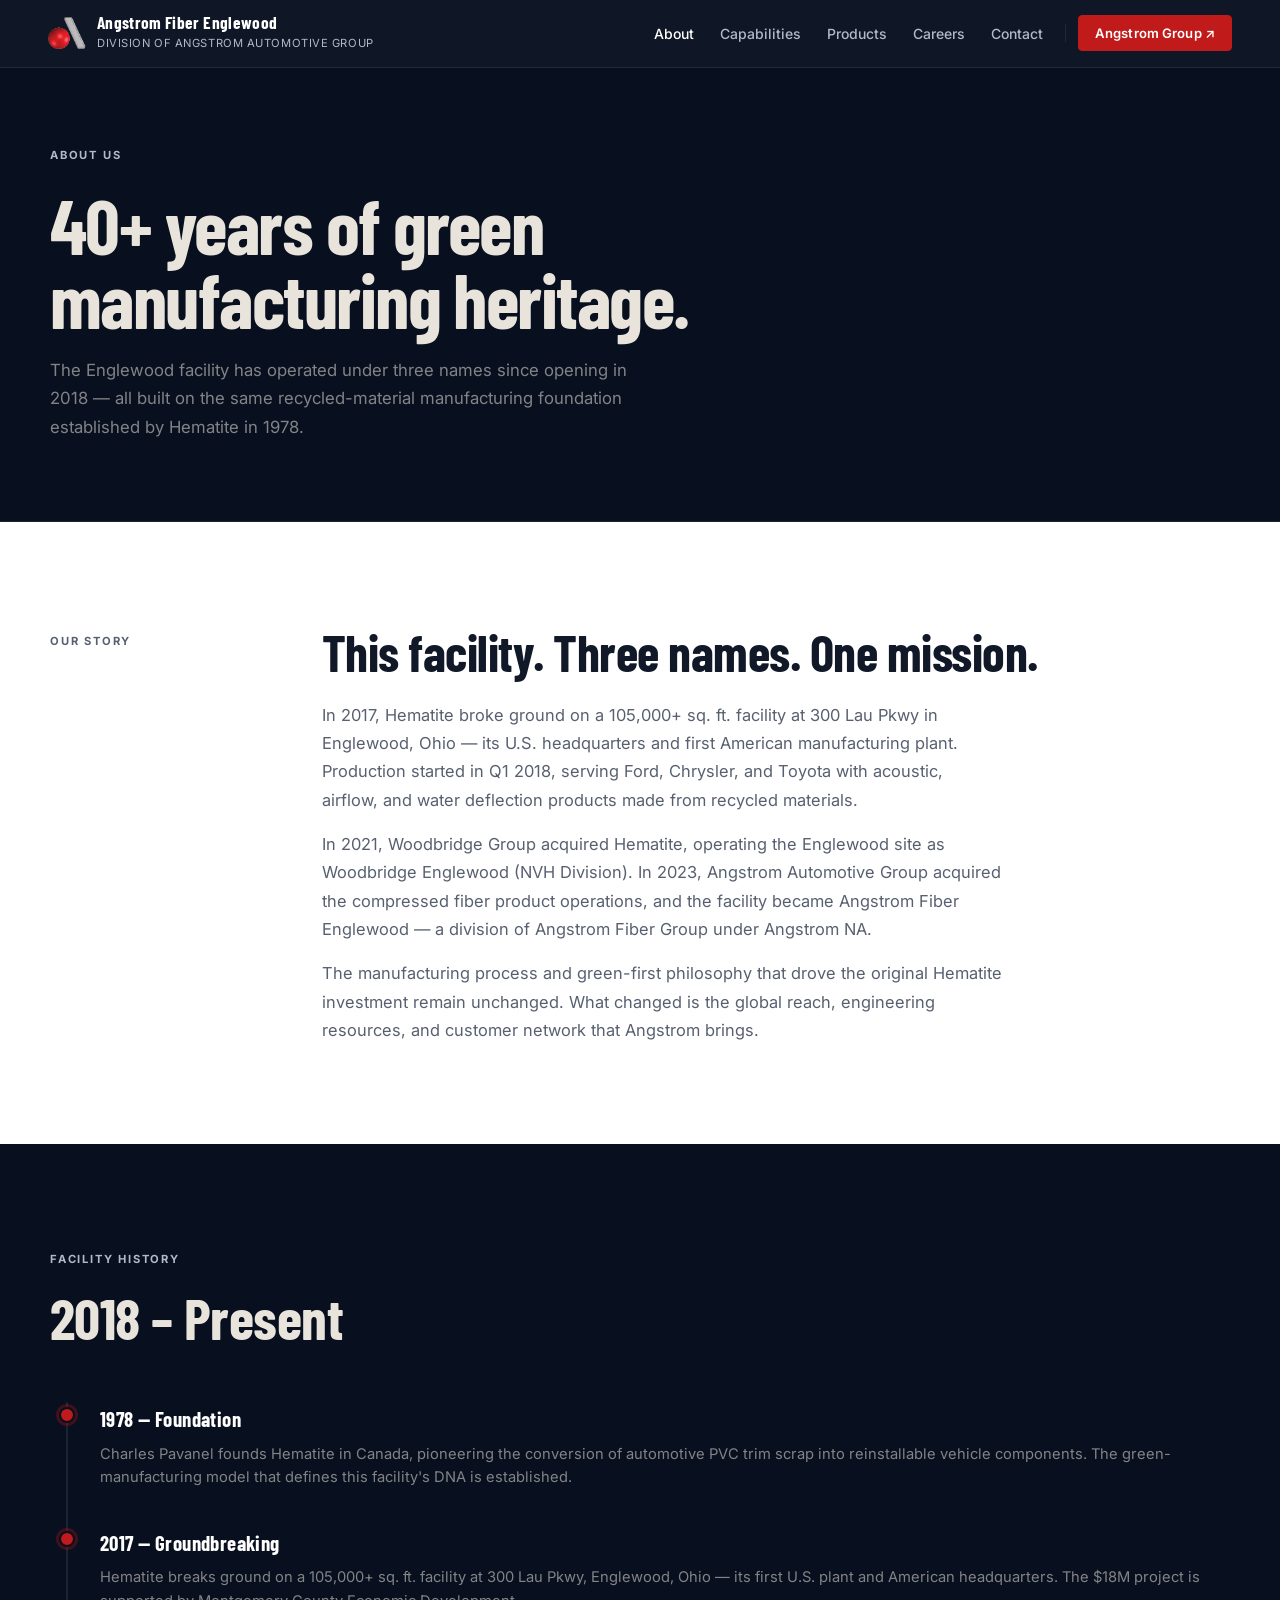
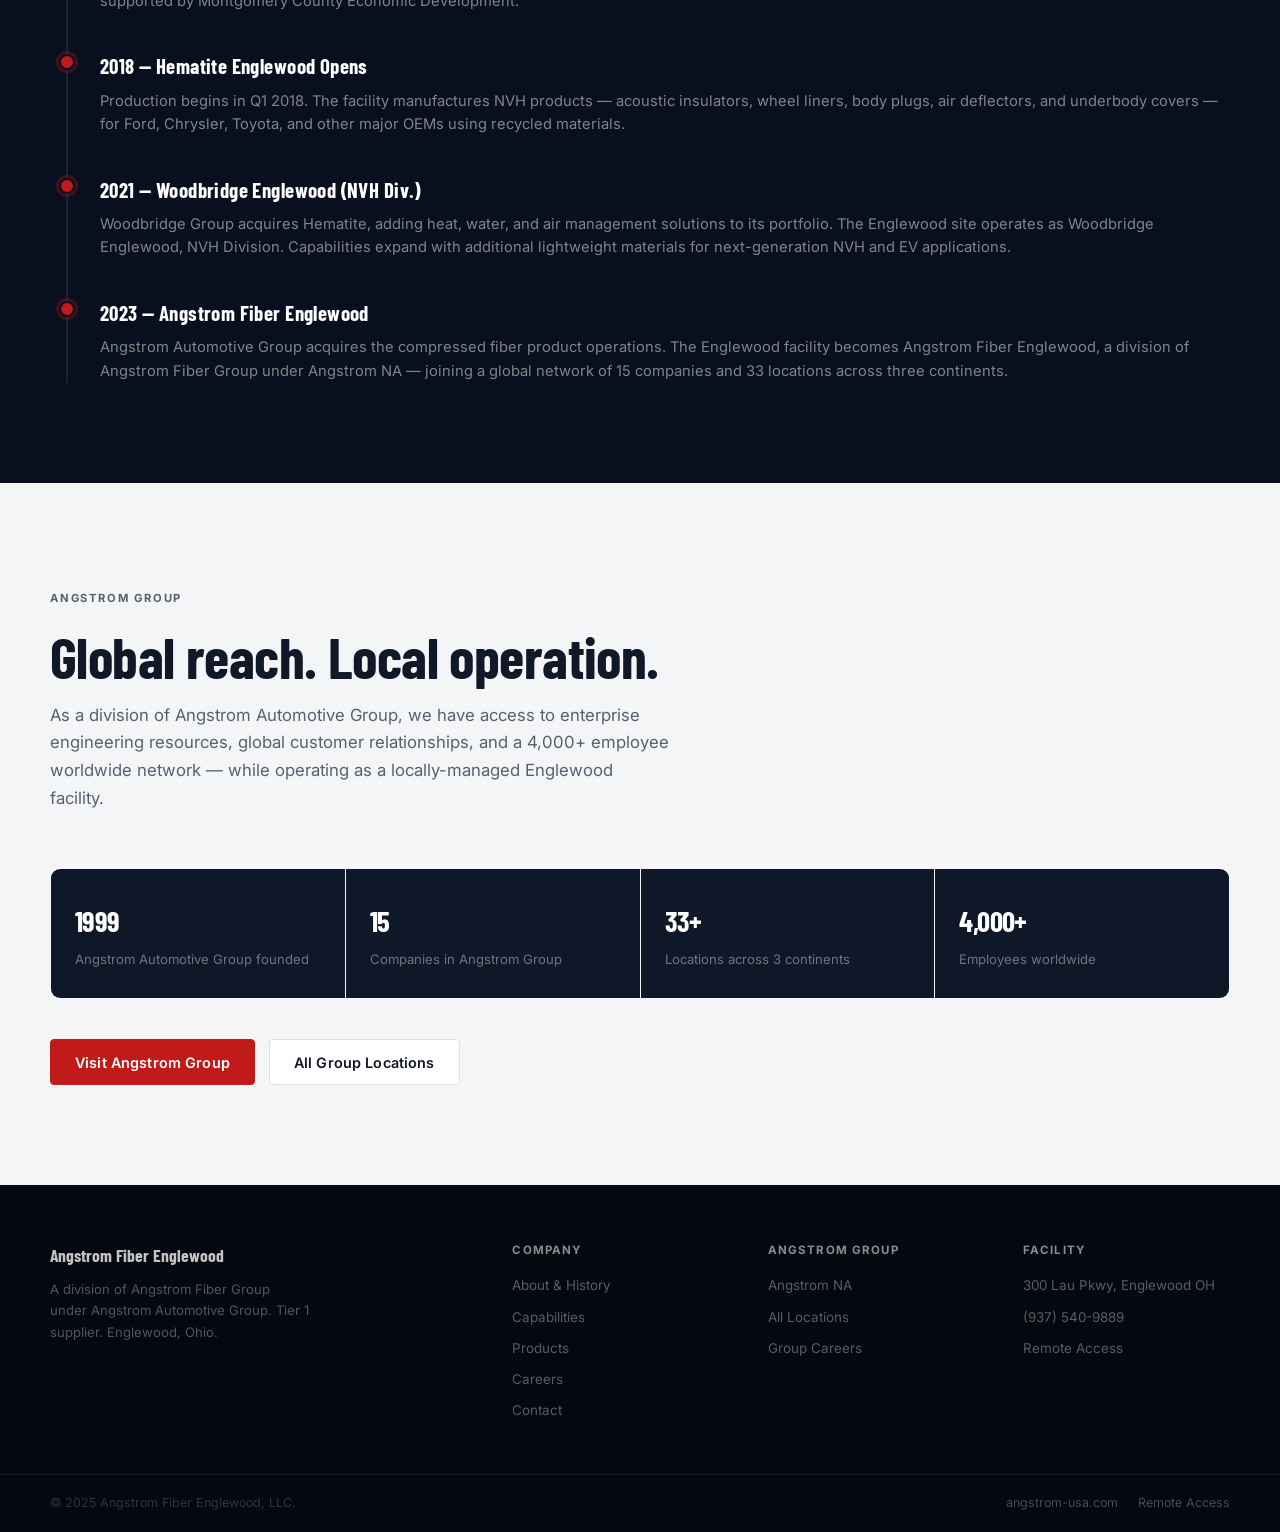
<file: about/index.html>
<!doctype html>
<html lang="en">
<head>
  <meta charset="utf-8"><meta name="viewport" content="width=device-width, initial-scale=1">
  <title>About | Angstrom Fiber Englewood</title>
  <meta name="description" content="The history of our Englewood, Ohio facility — from Hematite (2018) to Woodbridge Englewood NVH Division (2021) to Angstrom Fiber Group (2023).">
  <link rel="icon" href="/favicon.ico" sizes="any">
  <link rel="icon" href="/assets/icons/favicon-32.png" type="image/png">
  <link rel="apple-touch-icon" href="/assets/icons/favicon-180.png">
  <link rel="preconnect" href="https://fonts.googleapis.com">
  <link rel="preconnect" href="https://fonts.gstatic.com" crossorigin>
  <link href="https://fonts.googleapis.com/css2?family=Barlow+Condensed:wght@500;700&family=Inter:wght@400;500;600&display=swap" rel="stylesheet">
  <link rel="stylesheet" href="/assets/css/styles.css">
  <script defer src="/assets/js/main.js"></script>
</head>
<body data-page="about">
  <header class="site-header">
    <a class="brand" href="/"><img class="logo-img" src="/assets/img/angstrom-logo.png" alt="Angstrom logo"><span class="brand-text"><strong>Angstrom Fiber Englewood</strong><small>Division of Angstrom Automotive Group</small></span></a>
    <button class="nav-toggle" type="button" data-nav-toggle aria-label="Open navigation" aria-expanded="false"><span></span><span></span><span></span></button>
    <nav class="site-nav" data-nav>
      <a href="/about/" class="active">About</a><a href="/capabilities/">Capabilities</a><a href="/products/">Products</a><a href="/careers/">Careers</a><a href="/contact/">Contact</a>
      <span class="nav-divider"></span><a class="button button-small" href="https://angstrom-usa.com" target="_blank" rel="noopener noreferrer">Angstrom Group ↗</a>
    </nav>
  </header>
  <main>
    <section class="page-hero">
      <div class="container">
        <span class="eyebrow eyebrow-steel">About Us</span>
        <h1>40+ years of green<br>manufacturing heritage.</h1>
        <p>The Englewood facility has operated under three names since opening in 2018 — all built on the same recycled-material manufacturing foundation established by Hematite in 1978.</p>
      </div>
    </section>

    <section class="section section-soft">
      <div class="container split">
        <div class="split-label"><span class="eyebrow eyebrow-muted">Our Story</span></div>
        <div class="split-body">
          <h2>This facility. Three names. One mission.</h2>
          <p>In 2017, Hematite broke ground on a 105,000+ sq. ft. facility at 300 Lau Pkwy in Englewood, Ohio — its U.S. headquarters and first American manufacturing plant. Production started in Q1 2018, serving Ford, Chrysler, and Toyota with acoustic, airflow, and water deflection products made from recycled materials.</p>
          <p>In 2021, Woodbridge Group acquired Hematite, operating the Englewood site as Woodbridge Englewood (NVH Division). In 2023, Angstrom Automotive Group acquired the compressed fiber product operations, and the facility became Angstrom Fiber Englewood — a division of Angstrom Fiber Group under Angstrom NA.</p>
          <p>The manufacturing process and green-first philosophy that drove the original Hematite investment remain unchanged. What changed is the global reach, engineering resources, and customer network that Angstrom brings.</p>
        </div>
      </div>
    </section>

    <section class="section section-dark">
      <div class="container">
        <div class="section-head light">
          <span class="eyebrow eyebrow-steel">Facility History</span>
          <h2>2018 – Present</h2>
        </div>
        <div class="timeline">
          <div class="timeline-item">
            <div class="timeline-dot"></div>
            <div class="timeline-year">1978 — Foundation</div>
            <p>Charles Pavanel founds Hematite in Canada, pioneering the conversion of automotive PVC trim scrap into reinstallable vehicle components. The green-manufacturing model that defines this facility's DNA is established.</p>
          </div>
          <div class="timeline-item">
            <div class="timeline-dot"></div>
            <div class="timeline-year">2017 — Groundbreaking</div>
            <p>Hematite breaks ground on a 105,000+ sq. ft. facility at 300 Lau Pkwy, Englewood, Ohio — its first U.S. plant and American headquarters. The $18M project is supported by Montgomery County Economic Development.</p>
          </div>
          <div class="timeline-item">
            <div class="timeline-dot"></div>
            <div class="timeline-year">2018 — Hematite Englewood Opens</div>
            <p>Production begins in Q1 2018. The facility manufactures NVH products — acoustic insulators, wheel liners, body plugs, air deflectors, and underbody covers — for Ford, Chrysler, Toyota, and other major OEMs using recycled materials.</p>
          </div>
          <div class="timeline-item">
            <div class="timeline-dot"></div>
            <div class="timeline-year">2021 — Woodbridge Englewood (NVH Div.)</div>
            <p>Woodbridge Group acquires Hematite, adding heat, water, and air management solutions to its portfolio. The Englewood site operates as Woodbridge Englewood, NVH Division. Capabilities expand with additional lightweight materials for next-generation NVH and EV applications.</p>
          </div>
          <div class="timeline-item">
            <div class="timeline-dot"></div>
            <div class="timeline-year">2023 — Angstrom Fiber Englewood</div>
            <p>Angstrom Automotive Group acquires the compressed fiber product operations. The Englewood facility becomes Angstrom Fiber Englewood, a division of Angstrom Fiber Group under Angstrom NA — joining a global network of 15 companies and 33 locations across three continents.</p>
          </div>
        </div>
      </div>
    </section>

    <section class="section">
      <div class="container">
        <div class="section-head">
          <span class="eyebrow eyebrow-muted">Angstrom Group</span>
          <h2>Global reach. Local operation.</h2>
          <p>As a division of Angstrom Automotive Group, we have access to enterprise engineering resources, global customer relationships, and a 4,000+ employee worldwide network — while operating as a locally-managed Englewood facility.</p>
        </div>
        <div class="highlight-band">
          <div class="highlight-item"><strong>1999</strong><span>Angstrom Automotive Group founded</span></div>
          <div class="highlight-item"><strong>15</strong><span>Companies in Angstrom Group</span></div>
          <div class="highlight-item"><strong>33+</strong><span>Locations across 3 continents</span></div>
          <div class="highlight-item"><strong>4,000+</strong><span>Employees worldwide</span></div>
        </div>
        <div style="margin-top:40px;display:flex;gap:14px;flex-wrap:wrap;">
          <a class="button" href="https://angstrom-usa.com" target="_blank" rel="noopener noreferrer">Visit Angstrom Group</a>
          <a class="button button-light" href="https://angstrom-usa.com/locations/" target="_blank" rel="noopener noreferrer">All Group Locations</a>
        </div>
      </div>
    </section>
  </main>

  <footer class="site-footer">
    <div class="footer-top"><div class="container footer-grid">
      <div class="footer-brand"><strong>Angstrom Fiber Englewood</strong><p>A division of Angstrom Fiber Group under Angstrom Automotive Group. Tier 1 supplier. Englewood, Ohio.</p></div>
      <div class="footer-col"><h4>Company</h4><a href="/about/">About & History</a><a href="/capabilities/">Capabilities</a><a href="/products/">Products</a><a href="/careers/">Careers</a><a href="/contact/">Contact</a></div>
      <div class="footer-col"><h4>Angstrom Group</h4><a href="https://angstrom-usa.com" target="_blank" rel="noopener noreferrer">Angstrom NA</a><a href="https://angstrom-usa.com/locations/" target="_blank" rel="noopener noreferrer">All Locations</a><a href="https://angstrom-usa.com/careers/" target="_blank" rel="noopener noreferrer">Group Careers</a></div>
      <div class="footer-col"><h4>Facility</h4><a href="https://maps.google.com/?q=300+Lau+Pkwy+Englewood+OH+45315" target="_blank" rel="noopener noreferrer">300 Lau Pkwy, Englewood OH</a><a href="tel:+19375409889">(937) 540-9889</a><a href="/vpn/">Remote Access</a></div>
    </div></div>
    <div class="container footer-bottom"><span>&copy; 2025 Angstrom Fiber Englewood, LLC.</span><div style="display:flex;gap:20px;"><a href="https://angstrom-usa.com" target="_blank" rel="noopener noreferrer">angstrom-usa.com</a><a href="/vpn/">Remote Access</a></div></div>
  </footer>
</body></html>
</file>
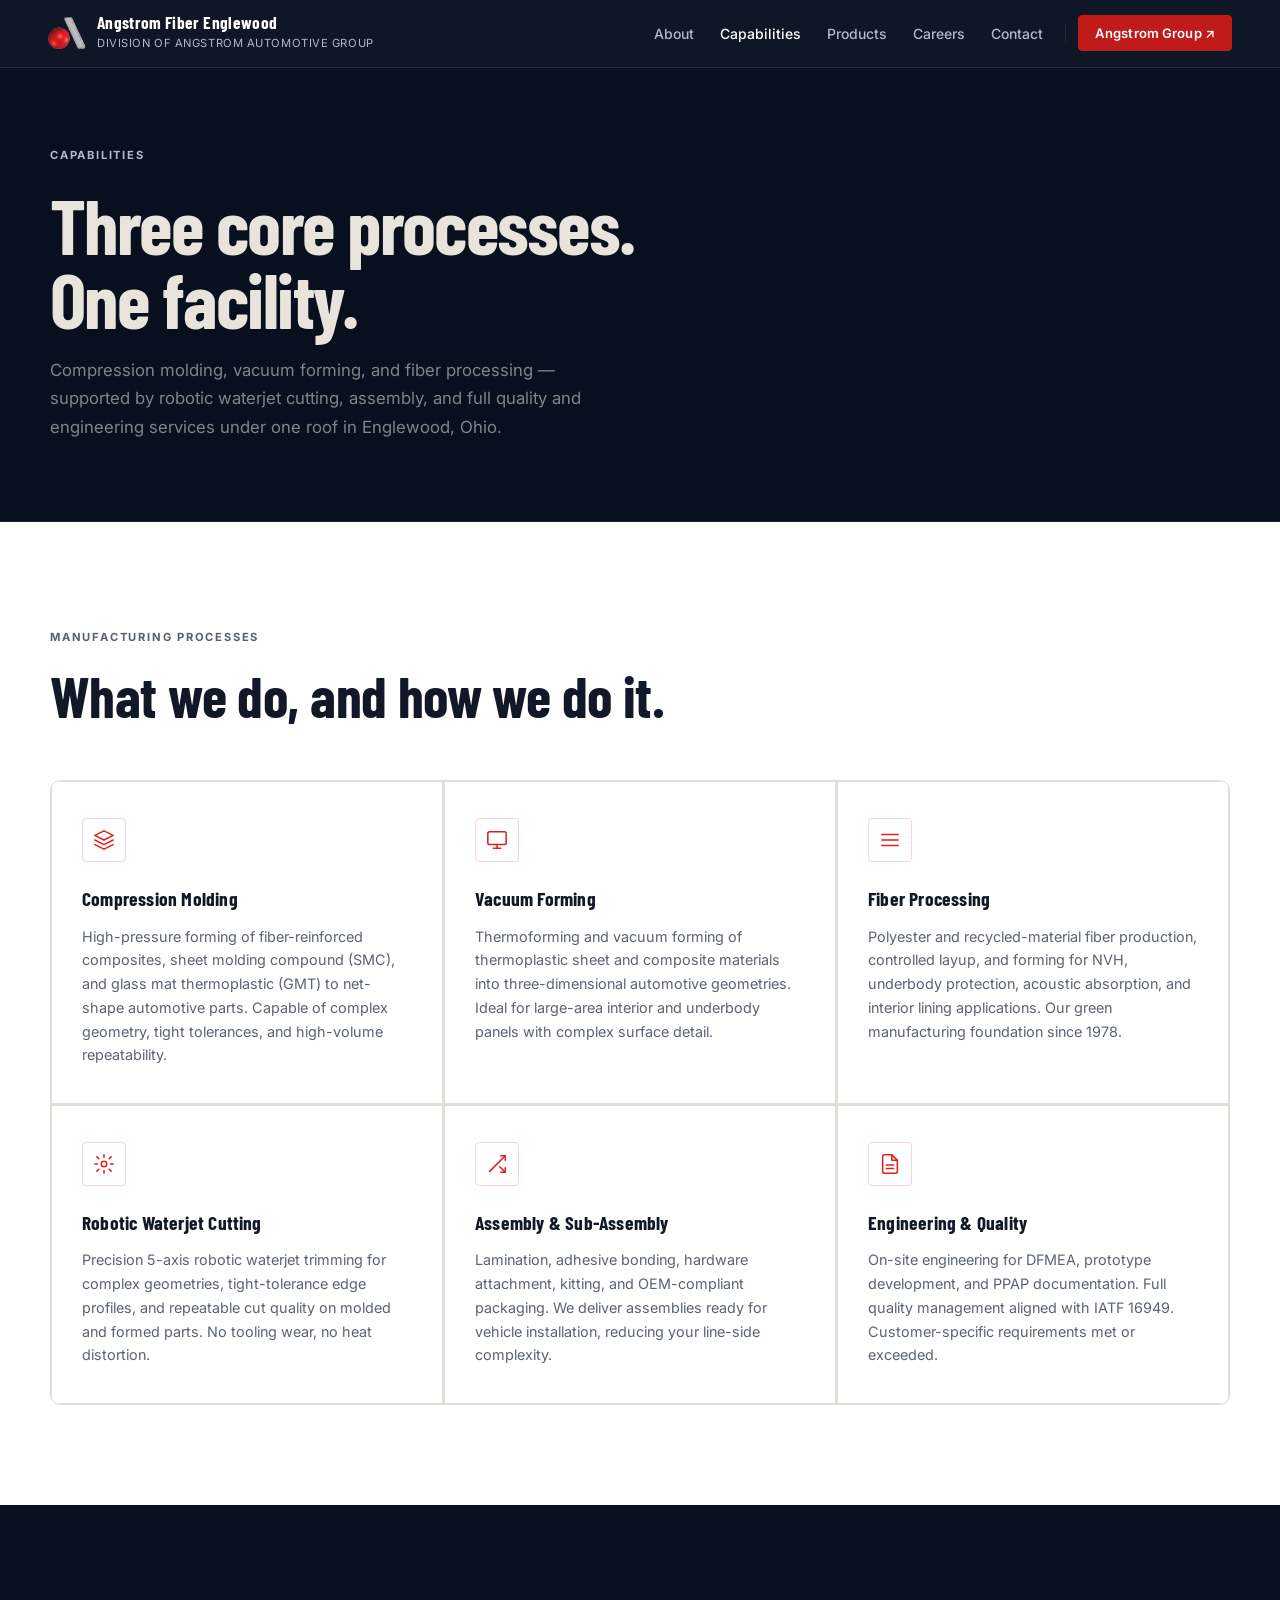
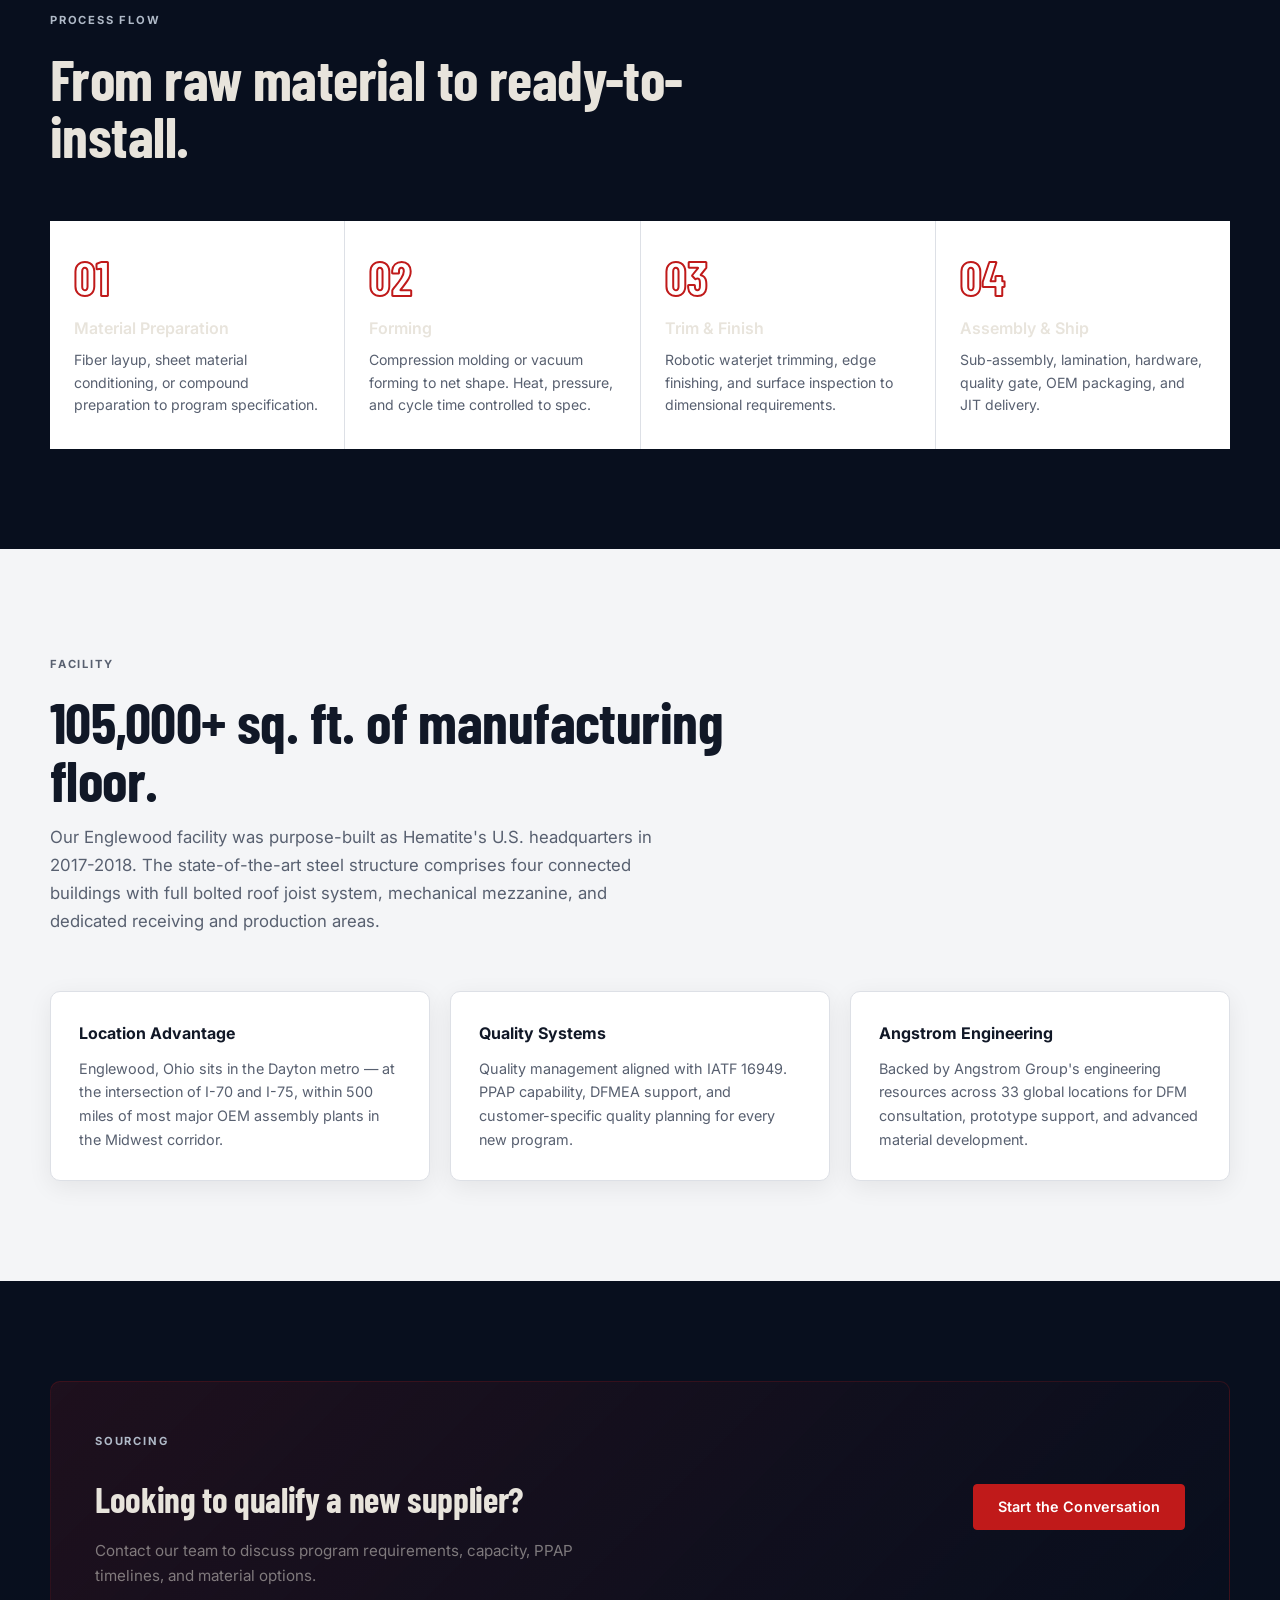
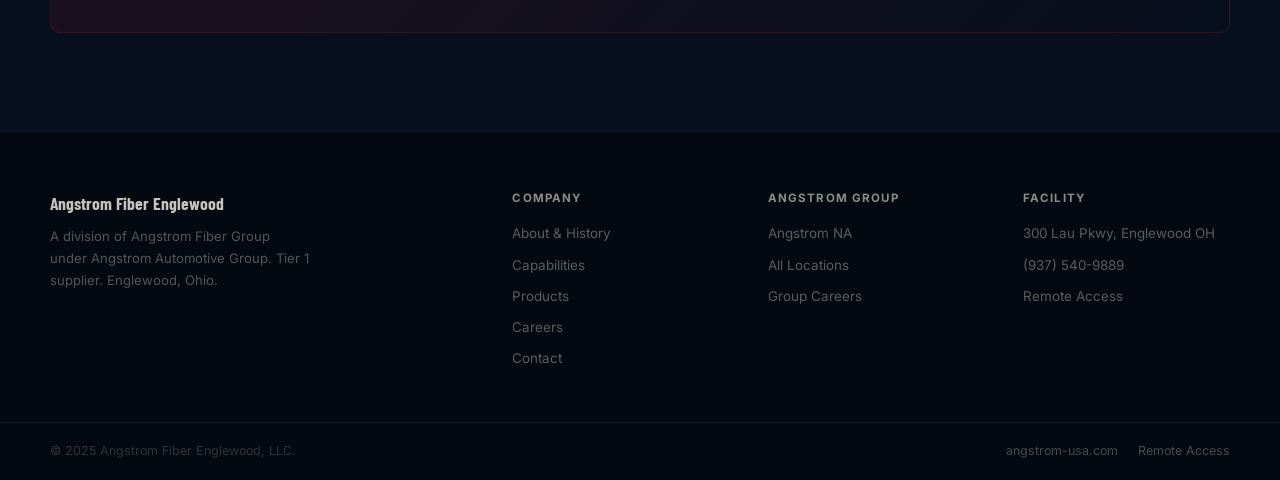
<file: capabilities/index.html>
<!doctype html>
<html lang="en">
<head>
  <meta charset="utf-8"><meta name="viewport" content="width=device-width, initial-scale=1">
  <title>Capabilities | Angstrom Fiber Englewood</title>
  <meta name="description" content="Compression molding, vacuum forming, fiber processing, robotic waterjet, assembly, and engineering. Full capability detail for our Englewood, Ohio Tier 1 facility.">
  <link rel="icon" href="/favicon.ico" sizes="any"><link rel="icon" href="/assets/icons/favicon-32.png" type="image/png"><link rel="apple-touch-icon" href="/assets/icons/favicon-180.png">
  <link rel="preconnect" href="https://fonts.googleapis.com"><link rel="preconnect" href="https://fonts.gstatic.com" crossorigin>
  <link href="https://fonts.googleapis.com/css2?family=Barlow+Condensed:wght@500;700&family=Inter:wght@400;500;600&display=swap" rel="stylesheet">
  <link rel="stylesheet" href="/assets/css/styles.css"><script defer src="/assets/js/main.js"></script>
</head>
<body data-page="capabilities">
  <header class="site-header">
    <a class="brand" href="/"><img class="logo-img" src="/assets/img/angstrom-logo.png" alt="Angstrom logo"><span class="brand-text"><strong>Angstrom Fiber Englewood</strong><small>Division of Angstrom Automotive Group</small></span></a>
    <button class="nav-toggle" type="button" data-nav-toggle aria-label="Open navigation" aria-expanded="false"><span></span><span></span><span></span></button>
    <nav class="site-nav" data-nav>
      <a href="/about/">About</a><a href="/capabilities/" class="active">Capabilities</a><a href="/products/">Products</a><a href="/careers/">Careers</a><a href="/contact/">Contact</a>
      <span class="nav-divider"></span><a class="button button-small" href="https://angstrom-usa.com" target="_blank" rel="noopener noreferrer">Angstrom Group ↗</a>
    </nav>
  </header>
<main>
  <section class="page-hero">
    <div class="container">
      <span class="eyebrow eyebrow-steel">Capabilities</span>
      <h1>Three core processes.<br>One facility.</h1>
      <p>Compression molding, vacuum forming, and fiber processing — supported by robotic waterjet cutting, assembly, and full quality and engineering services under one roof in Englewood, Ohio.</p>
    </div>
  </section>

  <section class="section section-soft">
    <div class="container">
      <div class="section-head">
        <span class="eyebrow eyebrow-muted">Manufacturing Processes</span>
        <h2>What we do, and how we do it.</h2>
      </div>
      <div class="cap-grid" style="--dark-2:#f8f9fa;--dark-3:#f0f2f5;--line-dark:#e1ddd7;">
        <article class="cap-card" style="background:#fff;border:1px solid #e1ddd7;">
          <div class="cap-icon" style="border-color:rgba(192,26,26,.18);"><svg width="22" height="22" viewBox="0 0 24 24" fill="none" stroke="currentColor" stroke-width="1.7" stroke-linecap="round" stroke-linejoin="round"><path d="M12 2L2 7l10 5 10-5-10-5z"/><path d="M2 17l10 5 10-5"/><path d="M2 12l10 5 10-5"/></svg></div>
          <h3 style="color:#111827;">Compression Molding</h3>
          <p style="color:#5c6370;">High-pressure forming of fiber-reinforced composites, sheet molding compound (SMC), and glass mat thermoplastic (GMT) to net-shape automotive parts. Capable of complex geometry, tight tolerances, and high-volume repeatability.</p>
        </article>
        <article class="cap-card" style="background:#fff;border:1px solid #e1ddd7;">
          <div class="cap-icon" style="border-color:rgba(192,26,26,.18);"><svg width="22" height="22" viewBox="0 0 24 24" fill="none" stroke="currentColor" stroke-width="1.7" stroke-linecap="round" stroke-linejoin="round"><rect x="2" y="3" width="20" height="14" rx="2"/><path d="M8 21h8M12 17v4"/></svg></div>
          <h3 style="color:#111827;">Vacuum Forming</h3>
          <p style="color:#5c6370;">Thermoforming and vacuum forming of thermoplastic sheet and composite materials into three-dimensional automotive geometries. Ideal for large-area interior and underbody panels with complex surface detail.</p>
        </article>
        <article class="cap-card" style="background:#fff;border:1px solid #e1ddd7;">
          <div class="cap-icon" style="border-color:rgba(192,26,26,.18);"><svg width="22" height="22" viewBox="0 0 24 24" fill="none" stroke="currentColor" stroke-width="1.7" stroke-linecap="round" stroke-linejoin="round"><path d="M3 6h18M3 12h18M3 18h18"/></svg></div>
          <h3 style="color:#111827;">Fiber Processing</h3>
          <p style="color:#5c6370;">Polyester and recycled-material fiber production, controlled layup, and forming for NVH, underbody protection, acoustic absorption, and interior lining applications. Our green manufacturing foundation since 1978.</p>
        </article>
        <article class="cap-card" style="background:#fff;border:1px solid #e1ddd7;">
          <div class="cap-icon" style="border-color:rgba(192,26,26,.18);"><svg width="22" height="22" viewBox="0 0 24 24" fill="none" stroke="currentColor" stroke-width="1.7" stroke-linecap="round" stroke-linejoin="round"><circle cx="12" cy="12" r="3"/><path d="M12 2v3M12 19v3M4.22 4.22l2.12 2.12M17.66 17.66l2.12 2.12M2 12h3M19 12h3M4.22 19.78l2.12-2.12M17.66 6.34l2.12-2.12"/></svg></div>
          <h3 style="color:#111827;">Robotic Waterjet Cutting</h3>
          <p style="color:#5c6370;">Precision 5-axis robotic waterjet trimming for complex geometries, tight-tolerance edge profiles, and repeatable cut quality on molded and formed parts. No tooling wear, no heat distortion.</p>
        </article>
        <article class="cap-card" style="background:#fff;border:1px solid #e1ddd7;">
          <div class="cap-icon" style="border-color:rgba(192,26,26,.18);"><svg width="22" height="22" viewBox="0 0 24 24" fill="none" stroke="currentColor" stroke-width="1.7" stroke-linecap="round" stroke-linejoin="round"><polyline points="16 3 21 3 21 8"/><line x1="4" y1="20" x2="21" y2="3"/><polyline points="21 16 21 21 16 21"/><line x1="15" y1="15" x2="21" y2="21"/></svg></div>
          <h3 style="color:#111827;">Assembly & Sub-Assembly</h3>
          <p style="color:#5c6370;">Lamination, adhesive bonding, hardware attachment, kitting, and OEM-compliant packaging. We deliver assemblies ready for vehicle installation, reducing your line-side complexity.</p>
        </article>
        <article class="cap-card" style="background:#fff;border:1px solid #e1ddd7;">
          <div class="cap-icon" style="border-color:rgba(192,26,26,.18);"><svg width="22" height="22" viewBox="0 0 24 24" fill="none" stroke="currentColor" stroke-width="1.7" stroke-linecap="round" stroke-linejoin="round"><path d="M14 2H6a2 2 0 0 0-2 2v16a2 2 0 0 0 2 2h12a2 2 0 0 0 2-2V8z"/><polyline points="14 2 14 8 20 8"/><line x1="16" y1="13" x2="8" y2="13"/><line x1="16" y1="17" x2="8" y2="17"/></svg></div>
          <h3 style="color:#111827;">Engineering & Quality</h3>
          <p style="color:#5c6370;">On-site engineering for DFMEA, prototype development, and PPAP documentation. Full quality management aligned with IATF 16949. Customer-specific requirements met or exceeded.</p>
        </article>
      </div>
    </div>
  </section>

  <section class="section section-dark">
    <div class="container">
      <div class="section-head light">
        <span class="eyebrow eyebrow-steel">Process Flow</span>
        <h2>From raw material to ready-to-install.</h2>
      </div>
      <div class="process-grid">
        <div class="process-step"><div class="process-num">01</div><h3>Material Preparation</h3><p>Fiber layup, sheet material conditioning, or compound preparation to program specification.</p></div>
        <div class="process-step"><div class="process-num">02</div><h3>Forming</h3><p>Compression molding or vacuum forming to net shape. Heat, pressure, and cycle time controlled to spec.</p></div>
        <div class="process-step"><div class="process-num">03</div><h3>Trim & Finish</h3><p>Robotic waterjet trimming, edge finishing, and surface inspection to dimensional requirements.</p></div>
        <div class="process-step"><div class="process-num">04</div><h3>Assembly & Ship</h3><p>Sub-assembly, lamination, hardware, quality gate, OEM packaging, and JIT delivery.</p></div>
      </div>
    </div>
  </section>

  <section class="section">
    <div class="container">
      <div class="section-head">
        <span class="eyebrow eyebrow-muted">Facility</span>
        <h2>105,000+ sq. ft. of manufacturing floor.</h2>
        <p>Our Englewood facility was purpose-built as Hematite's U.S. headquarters in 2017-2018. The state-of-the-art steel structure comprises four connected buildings with full bolted roof joist system, mechanical mezzanine, and dedicated receiving and production areas.</p>
      </div>
      <div class="info-grid">
        <div class="info-card"><h3>Location Advantage</h3><p>Englewood, Ohio sits in the Dayton metro — at the intersection of I-70 and I-75, within 500 miles of most major OEM assembly plants in the Midwest corridor.</p></div>
        <div class="info-card"><h3>Quality Systems</h3><p>Quality management aligned with IATF 16949. PPAP capability, DFMEA support, and customer-specific quality planning for every new program.</p></div>
        <div class="info-card"><h3>Angstrom Engineering</h3><p>Backed by Angstrom Group's engineering resources across 33 global locations for DFM consultation, prototype support, and advanced material development.</p></div>
      </div>
    </div>
  </section>

  <section class="section section-dark">
    <div class="container"><div class="cta-card">
      <div>
        <p class="eyebrow eyebrow-steel">Sourcing</p>
        <h2>Looking to qualify a new supplier?</h2>
        <p>Contact our team to discuss program requirements, capacity, PPAP timelines, and material options.</p>
      </div>
      <a class="button" href="/contact/">Start the Conversation</a>
    </div></div>
  </section>
</main>
  <footer class="site-footer">
    <div class="footer-top"><div class="container footer-grid">
      <div class="footer-brand"><strong>Angstrom Fiber Englewood</strong><p>A division of Angstrom Fiber Group under Angstrom Automotive Group. Tier 1 supplier. Englewood, Ohio.</p></div>
      <div class="footer-col"><h4>Company</h4><a href="/about/">About &amp; History</a><a href="/capabilities/">Capabilities</a><a href="/products/">Products</a><a href="/careers/">Careers</a><a href="/contact/">Contact</a></div>
      <div class="footer-col"><h4>Angstrom Group</h4><a href="https://angstrom-usa.com" target="_blank" rel="noopener noreferrer">Angstrom NA</a><a href="https://angstrom-usa.com/locations/" target="_blank" rel="noopener noreferrer">All Locations</a><a href="https://angstrom-usa.com/careers/" target="_blank" rel="noopener noreferrer">Group Careers</a></div>
      <div class="footer-col"><h4>Facility</h4><a href="https://maps.google.com/?q=300+Lau+Pkwy+Englewood+OH+45315" target="_blank" rel="noopener noreferrer">300 Lau Pkwy, Englewood OH</a><a href="tel:+19375409889">(937) 540-9889</a><a href="/vpn/">Remote Access</a></div>
    </div></div>
    <div class="container footer-bottom"><span>&copy; 2025 Angstrom Fiber Englewood, LLC.</span><div style="display:flex;gap:20px;"><a href="https://angstrom-usa.com" target="_blank" rel="noopener noreferrer">angstrom-usa.com</a><a href="/vpn/">Remote Access</a></div></div>
  </footer>
</body></html>
</file>
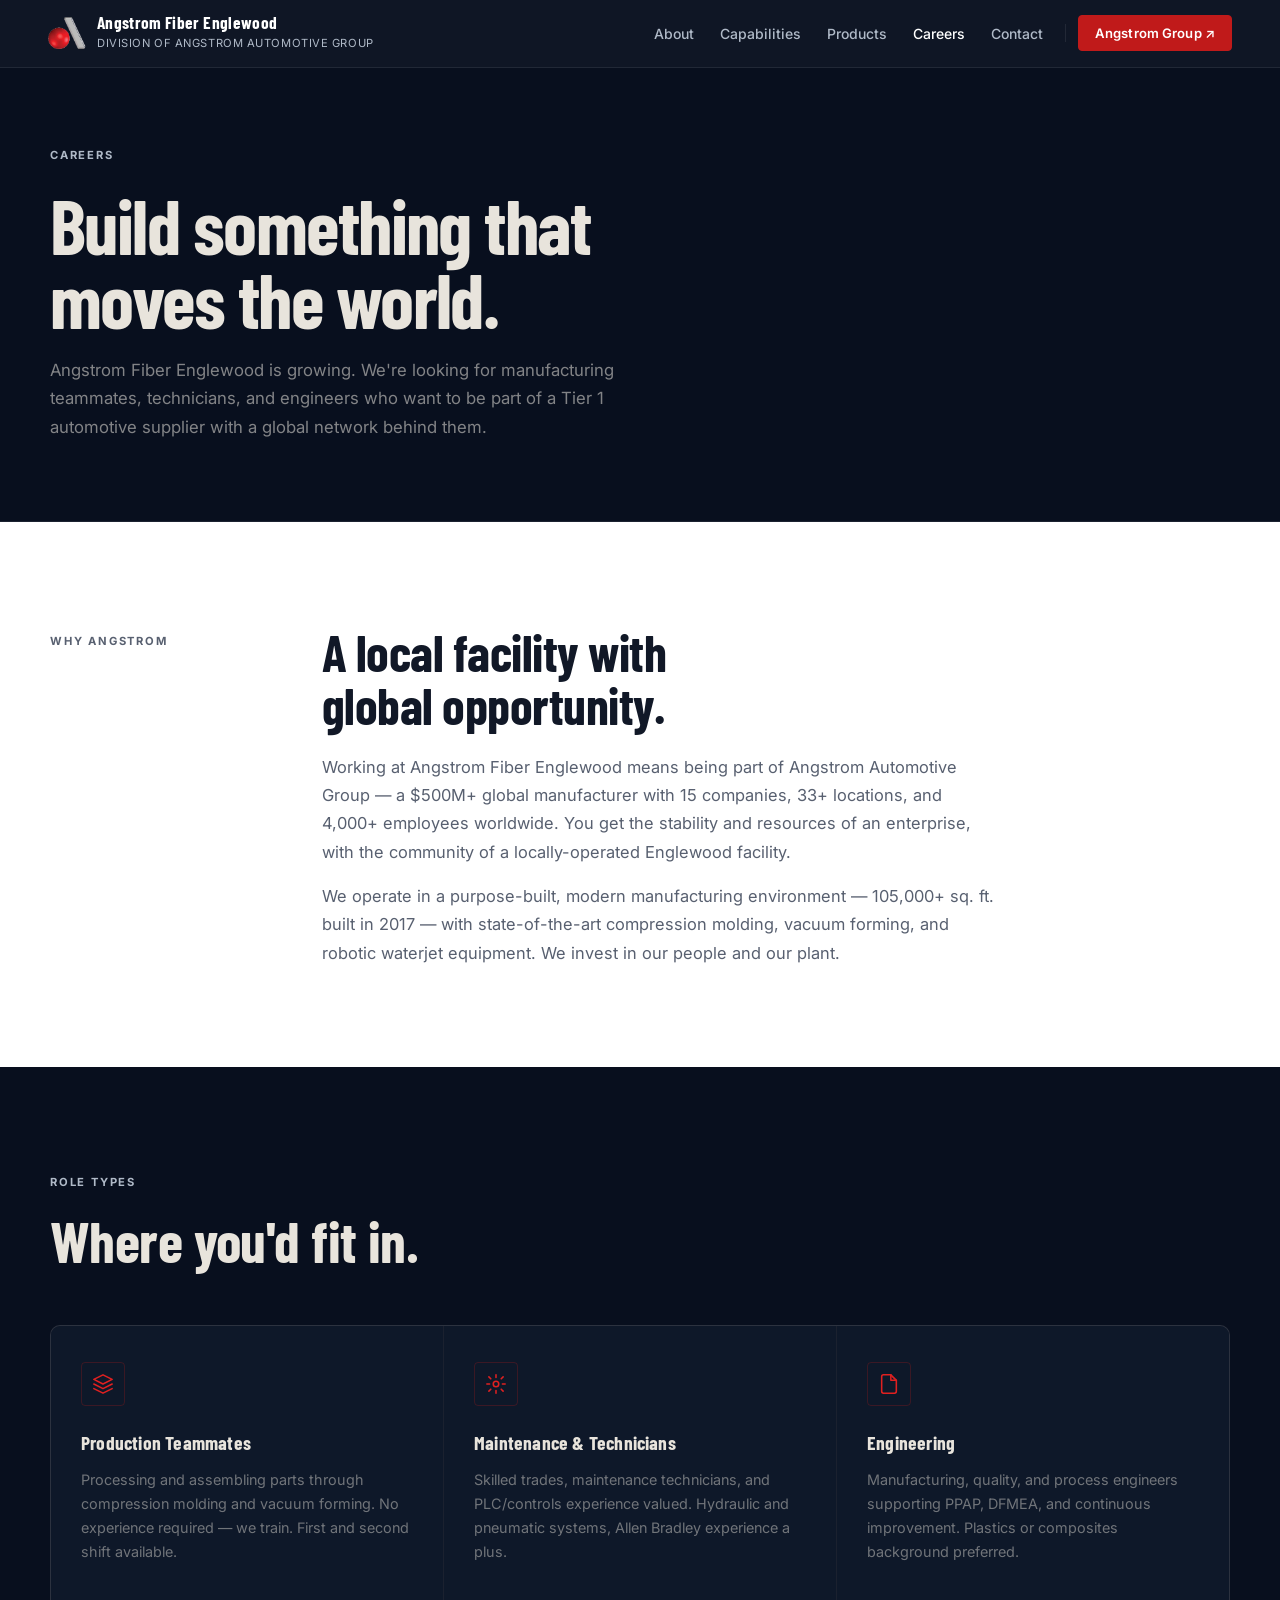
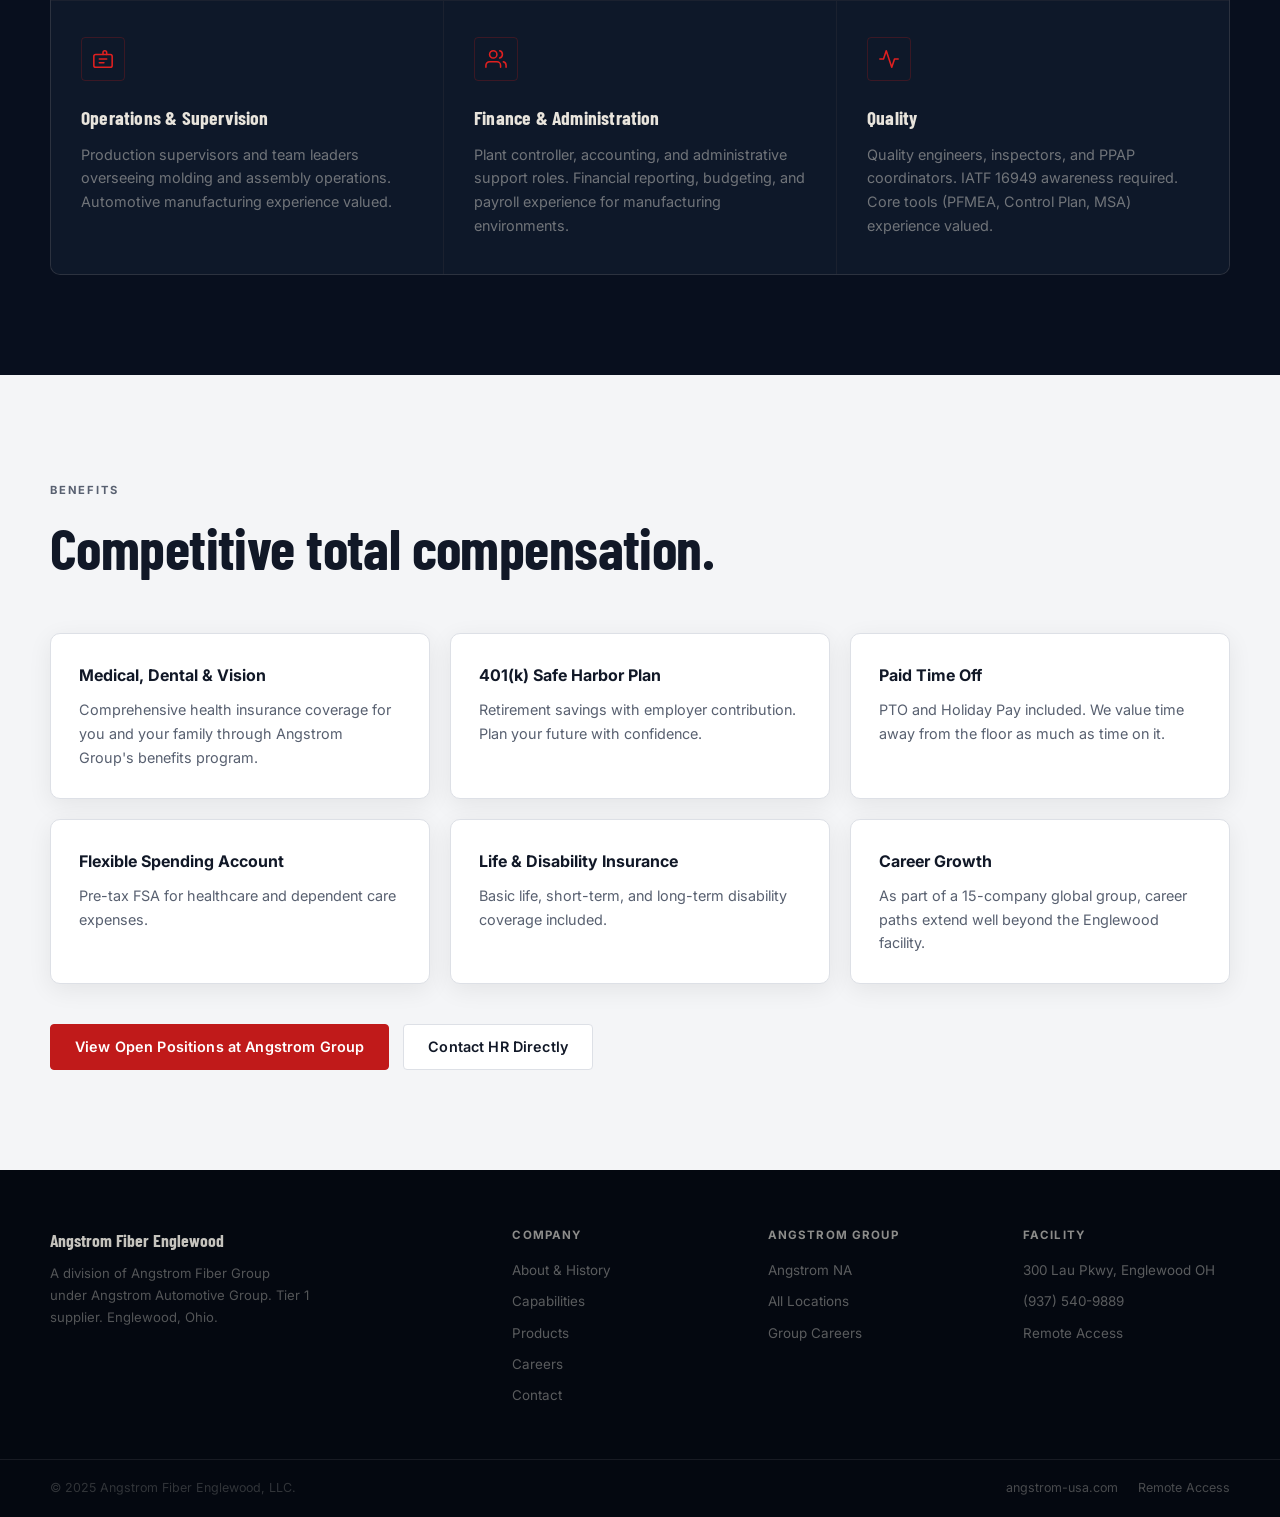
<file: careers/index.html>
<!doctype html>
<html lang="en">
<head>
  <meta charset="utf-8"><meta name="viewport" content="width=device-width, initial-scale=1">
  <title>Careers | Angstrom Fiber Englewood</title>
  <meta name="description" content="Join the Angstrom Fiber Englewood team in Englewood, Ohio. Manufacturing, engineering, and operations roles at our Tier 1 automotive supplier facility.">
  <link rel="icon" href="/favicon.ico" sizes="any"><link rel="icon" href="/assets/icons/favicon-32.png" type="image/png"><link rel="apple-touch-icon" href="/assets/icons/favicon-180.png">
  <link rel="preconnect" href="https://fonts.googleapis.com"><link rel="preconnect" href="https://fonts.gstatic.com" crossorigin>
  <link href="https://fonts.googleapis.com/css2?family=Barlow+Condensed:wght@500;700&family=Inter:wght@400;500;600&display=swap" rel="stylesheet">
  <link rel="stylesheet" href="/assets/css/styles.css"><script defer src="/assets/js/main.js"></script>
</head>
<body data-page="careers">
  <header class="site-header">
    <a class="brand" href="/"><img class="logo-img" src="/assets/img/angstrom-logo.png" alt="Angstrom logo"><span class="brand-text"><strong>Angstrom Fiber Englewood</strong><small>Division of Angstrom Automotive Group</small></span></a>
    <button class="nav-toggle" type="button" data-nav-toggle aria-label="Open navigation" aria-expanded="false"><span></span><span></span><span></span></button>
    <nav class="site-nav" data-nav>
      <a href="/about/">About</a><a href="/capabilities/">Capabilities</a><a href="/products/">Products</a><a href="/careers/" class="active">Careers</a><a href="/contact/">Contact</a>
      <span class="nav-divider"></span><a class="button button-small" href="https://angstrom-usa.com" target="_blank" rel="noopener noreferrer">Angstrom Group ↗</a>
    </nav>
  </header>
  <main>
    <section class="page-hero">
      <div class="container">
        <span class="eyebrow eyebrow-steel">Careers</span>
        <h1>Build something that<br>moves the world.</h1>
        <p>Angstrom Fiber Englewood is growing. We're looking for manufacturing teammates, technicians, and engineers who want to be part of a Tier 1 automotive supplier with a global network behind them.</p>
      </div>
    </section>

    <section class="section section-soft">
      <div class="container split">
        <div class="split-label"><span class="eyebrow eyebrow-muted">Why Angstrom</span></div>
        <div class="split-body">
          <h2>A local facility with<br>global opportunity.</h2>
          <p>Working at Angstrom Fiber Englewood means being part of Angstrom Automotive Group — a $500M+ global manufacturer with 15 companies, 33+ locations, and 4,000+ employees worldwide. You get the stability and resources of an enterprise, with the community of a locally-operated Englewood facility.</p>
          <p>We operate in a purpose-built, modern manufacturing environment — 105,000+ sq. ft. built in 2017 — with state-of-the-art compression molding, vacuum forming, and robotic waterjet equipment. We invest in our people and our plant.</p>
        </div>
      </div>
    </section>

    <section class="section section-dark">
      <div class="container">
        <div class="section-head light">
          <span class="eyebrow eyebrow-steel">Role Types</span>
          <h2>Where you'd fit in.</h2>
        </div>
        <div class="cap-grid">
          <article class="cap-card">
            <div class="cap-icon"><svg width="22" height="22" viewBox="0 0 24 24" fill="none" stroke="currentColor" stroke-width="1.7" stroke-linecap="round" stroke-linejoin="round"><path d="M12 2L2 7l10 5 10-5-10-5z"/><path d="M2 17l10 5 10-5"/><path d="M2 12l10 5 10-5"/></svg></div>
            <h3>Production Teammates</h3>
            <p>Processing and assembling parts through compression molding and vacuum forming. No experience required — we train. First and second shift available.</p>
          </article>
          <article class="cap-card">
            <div class="cap-icon"><svg width="22" height="22" viewBox="0 0 24 24" fill="none" stroke="currentColor" stroke-width="1.7" stroke-linecap="round" stroke-linejoin="round"><circle cx="12" cy="12" r="3"/><path d="M12 2v3M12 19v3M4.22 4.22l2.12 2.12M17.66 17.66l2.12 2.12M2 12h3M19 12h3M4.22 19.78l2.12-2.12M17.66 6.34l2.12-2.12"/></svg></div>
            <h3>Maintenance & Technicians</h3>
            <p>Skilled trades, maintenance technicians, and PLC/controls experience valued. Hydraulic and pneumatic systems, Allen Bradley experience a plus.</p>
          </article>
          <article class="cap-card">
            <div class="cap-icon"><svg width="22" height="22" viewBox="0 0 24 24" fill="none" stroke="currentColor" stroke-width="1.7" stroke-linecap="round" stroke-linejoin="round"><path d="M14 2H6a2 2 0 0 0-2 2v16a2 2 0 0 0 2 2h12a2 2 0 0 0 2-2V8z"/><polyline points="14 2 14 8 20 8"/></svg></div>
            <h3>Engineering</h3>
            <p>Manufacturing, quality, and process engineers supporting PPAP, DFMEA, and continuous improvement. Plastics or composites background preferred.</p>
          </article>
          <article class="cap-card">
            <div class="cap-icon"><svg width="22" height="22" viewBox="0 0 24 24" fill="none" stroke="currentColor" stroke-width="1.7" stroke-linecap="round" stroke-linejoin="round"><rect x="2" y="7" width="20" height="14" rx="2"/><path d="M16 7V5a2 2 0 0 0-4 0v2M8 12h8M8 16h5"/></svg></div>
            <h3>Operations & Supervision</h3>
            <p>Production supervisors and team leaders overseeing molding and assembly operations. Automotive manufacturing experience valued.</p>
          </article>
          <article class="cap-card">
            <div class="cap-icon"><svg width="22" height="22" viewBox="0 0 24 24" fill="none" stroke="currentColor" stroke-width="1.7" stroke-linecap="round" stroke-linejoin="round"><path d="M17 21v-2a4 4 0 0 0-4-4H5a4 4 0 0 0-4 4v2"/><circle cx="9" cy="7" r="4"/><path d="M23 21v-2a4 4 0 0 0-3-3.87M16 3.13a4 4 0 0 1 0 7.75"/></svg></div>
            <h3>Finance & Administration</h3>
            <p>Plant controller, accounting, and administrative support roles. Financial reporting, budgeting, and payroll experience for manufacturing environments.</p>
          </article>
          <article class="cap-card">
            <div class="cap-icon"><svg width="22" height="22" viewBox="0 0 24 24" fill="none" stroke="currentColor" stroke-width="1.7" stroke-linecap="round" stroke-linejoin="round"><polyline points="22 12 18 12 15 21 9 3 6 12 2 12"/></svg></div>
            <h3>Quality</h3>
            <p>Quality engineers, inspectors, and PPAP coordinators. IATF 16949 awareness required. Core tools (PFMEA, Control Plan, MSA) experience valued.</p>
          </article>
        </div>
      </div>
    </section>

    <section class="section">
      <div class="container">
        <div class="section-head">
          <span class="eyebrow eyebrow-muted">Benefits</span>
          <h2>Competitive total compensation.</h2>
        </div>
        <div class="info-grid">
          <div class="info-card"><h3>Medical, Dental & Vision</h3><p>Comprehensive health insurance coverage for you and your family through Angstrom Group's benefits program.</p></div>
          <div class="info-card"><h3>401(k) Safe Harbor Plan</h3><p>Retirement savings with employer contribution. Plan your future with confidence.</p></div>
          <div class="info-card"><h3>Paid Time Off</h3><p>PTO and Holiday Pay included. We value time away from the floor as much as time on it.</p></div>
          <div class="info-card"><h3>Flexible Spending Account</h3><p>Pre-tax FSA for healthcare and dependent care expenses.</p></div>
          <div class="info-card"><h3>Life & Disability Insurance</h3><p>Basic life, short-term, and long-term disability coverage included.</p></div>
          <div class="info-card"><h3>Career Growth</h3><p>As part of a 15-company global group, career paths extend well beyond the Englewood facility.</p></div>
        </div>
        <div style="margin-top:40px;display:flex;gap:14px;flex-wrap:wrap;">
          <a class="button" href="https://angstrom-usa.com/careers/" target="_blank" rel="noopener noreferrer">View Open Positions at Angstrom Group</a>
          <a class="button button-light" href="/contact/">Contact HR Directly</a>
        </div>
      </div>
    </section>
  </main>
  <footer class="site-footer">
    <div class="footer-top"><div class="container footer-grid">
      <div class="footer-brand"><strong>Angstrom Fiber Englewood</strong><p>A division of Angstrom Fiber Group under Angstrom Automotive Group. Tier 1 supplier. Englewood, Ohio.</p></div>
      <div class="footer-col"><h4>Company</h4><a href="/about/">About & History</a><a href="/capabilities/">Capabilities</a><a href="/products/">Products</a><a href="/careers/">Careers</a><a href="/contact/">Contact</a></div>
      <div class="footer-col"><h4>Angstrom Group</h4><a href="https://angstrom-usa.com" target="_blank" rel="noopener noreferrer">Angstrom NA</a><a href="https://angstrom-usa.com/locations/" target="_blank" rel="noopener noreferrer">All Locations</a><a href="https://angstrom-usa.com/careers/" target="_blank" rel="noopener noreferrer">Group Careers</a></div>
      <div class="footer-col"><h4>Facility</h4><a href="https://maps.google.com/?q=300+Lau+Pkwy+Englewood+OH+45315" target="_blank" rel="noopener noreferrer">300 Lau Pkwy, Englewood OH</a><a href="tel:+19375409889">(937) 540-9889</a><a href="/vpn/">Remote Access</a></div>
    </div></div>
    <div class="container footer-bottom"><span>&copy; 2025 Angstrom Fiber Englewood, LLC.</span><div style="display:flex;gap:20px;"><a href="https://angstrom-usa.com" target="_blank" rel="noopener noreferrer">angstrom-usa.com</a><a href="/vpn/">Remote Access</a></div></div>
  </footer>
</body></html>
</file>
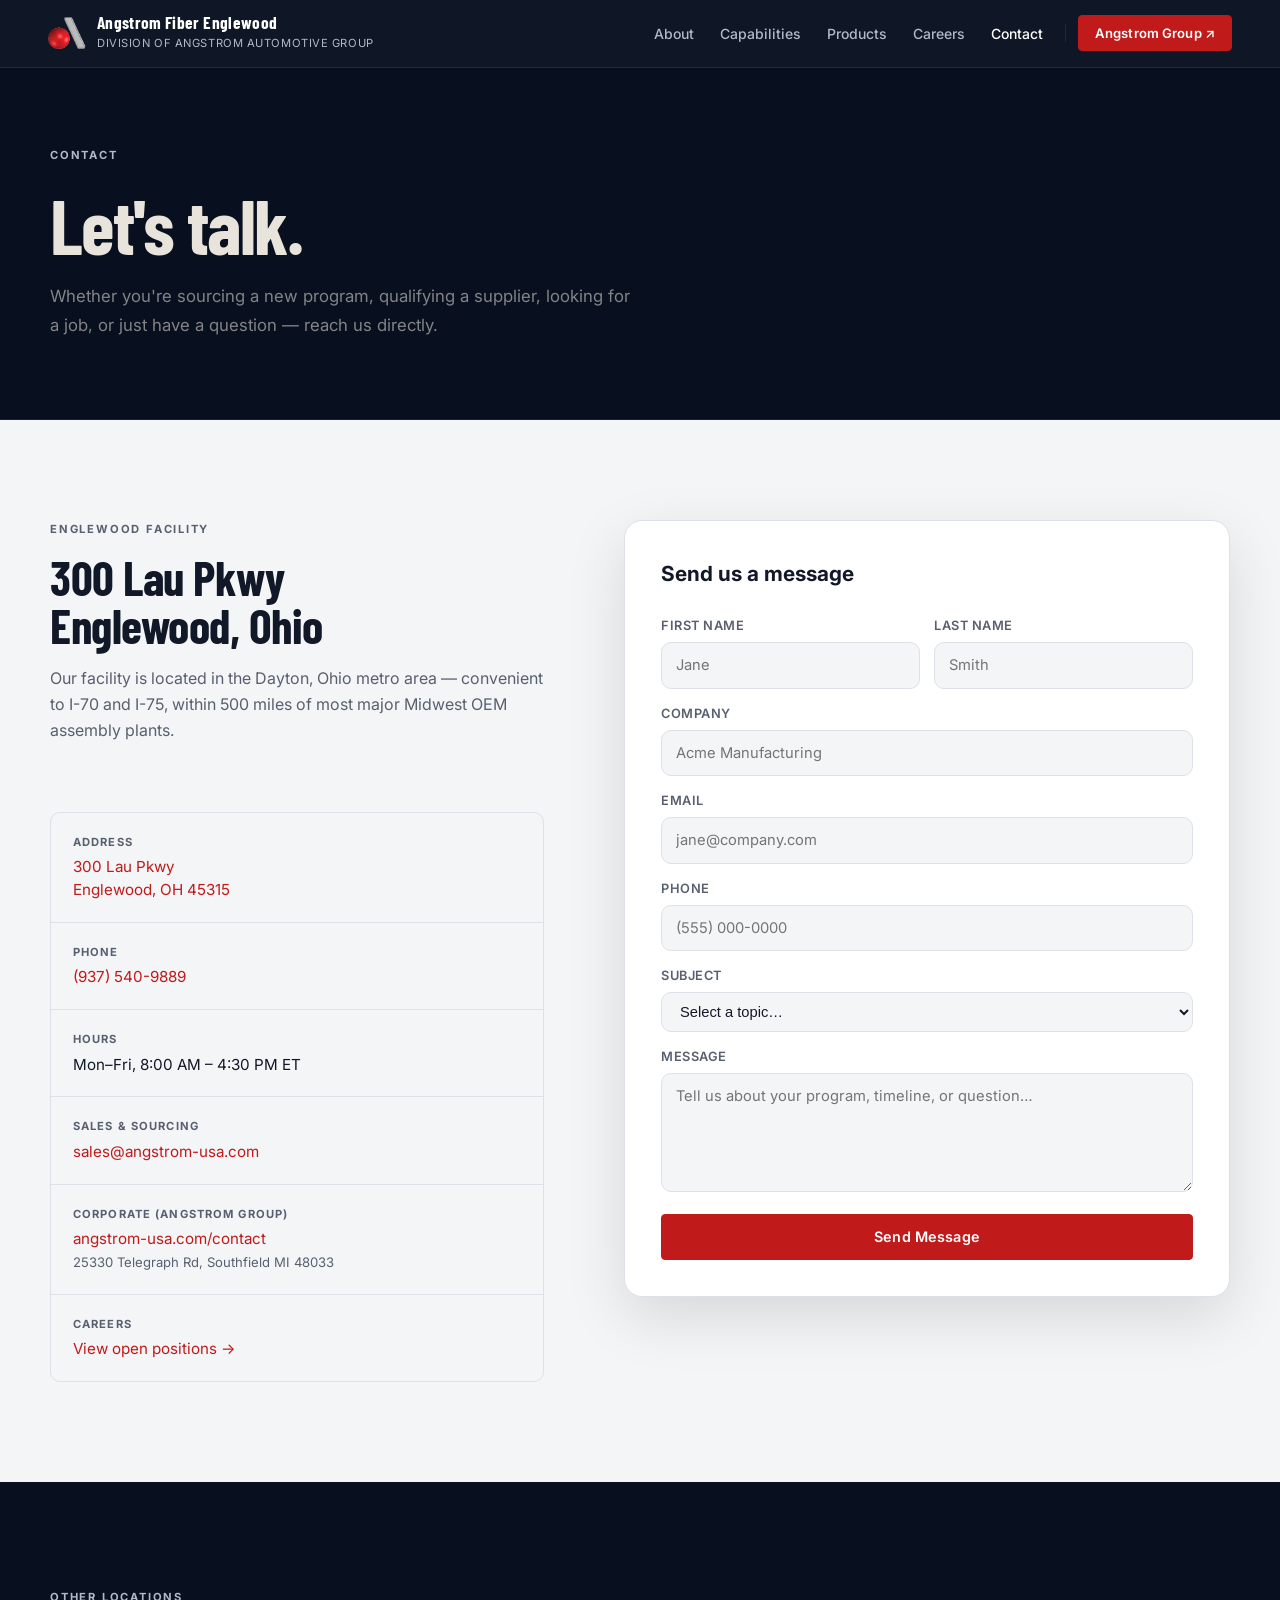
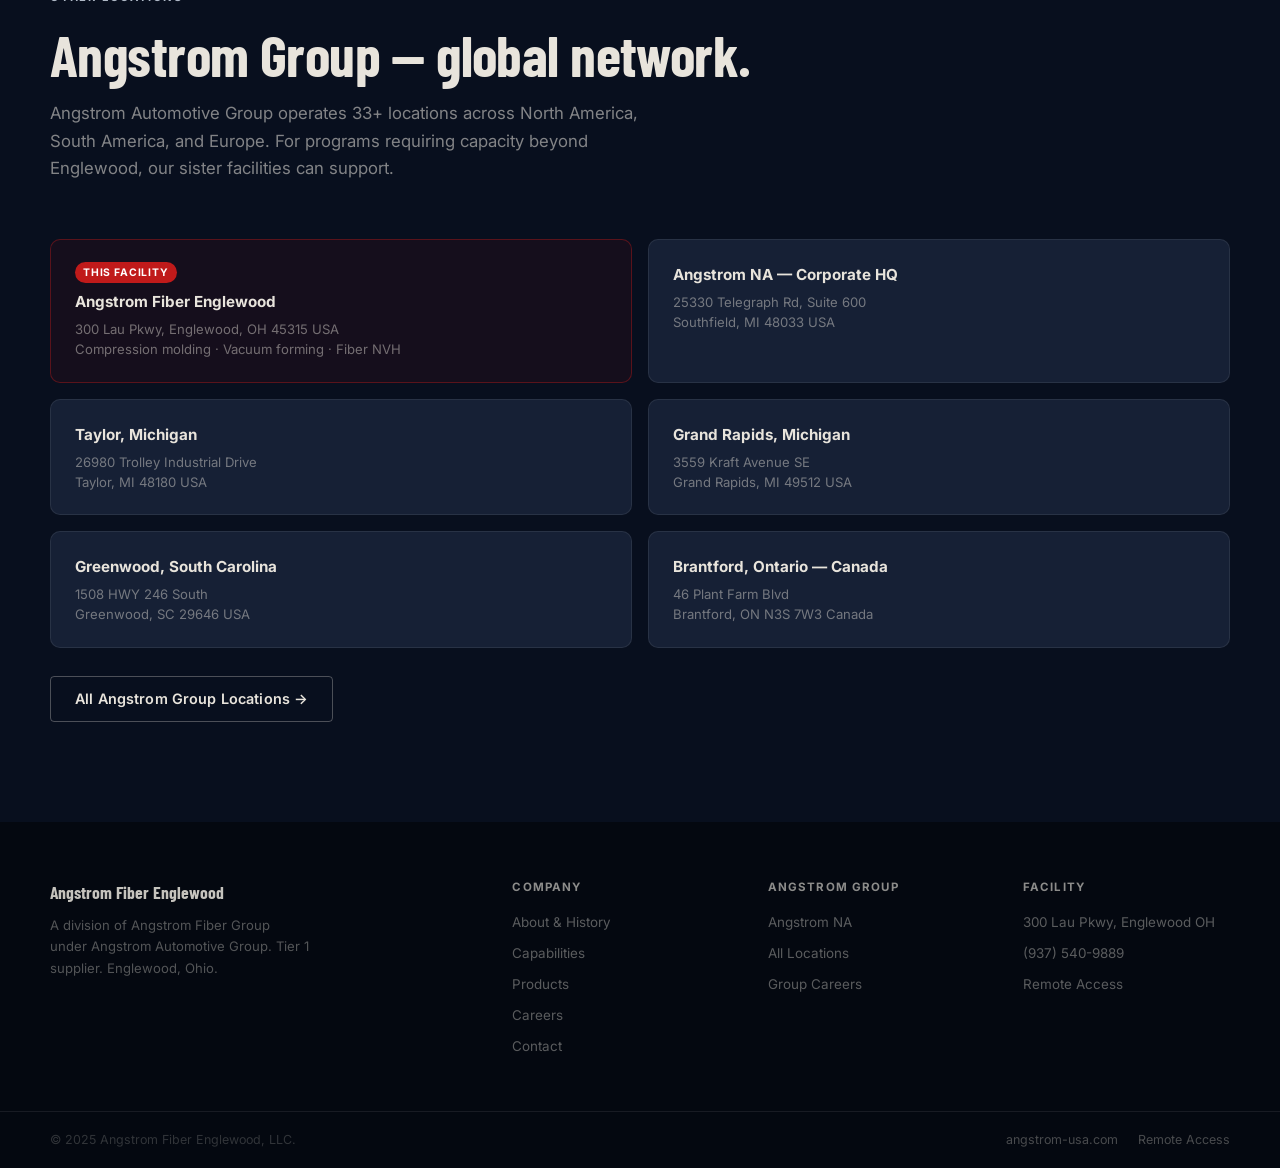
<file: contact/index.html>
<!doctype html>
<html lang="en">
<head>
  <meta charset="utf-8"><meta name="viewport" content="width=device-width, initial-scale=1">
  <title>Contact | Angstrom Fiber Englewood</title>
  <meta name="description" content="Contact Angstrom Fiber Englewood in Englewood, Ohio. Reach our sales, engineering, HR, or corporate team. 300 Lau Pkwy, Englewood OH 45315.">
  <link rel="icon" href="/favicon.ico" sizes="any"><link rel="icon" href="/assets/icons/favicon-32.png" type="image/png"><link rel="apple-touch-icon" href="/assets/icons/favicon-180.png">
  <link rel="preconnect" href="https://fonts.googleapis.com"><link rel="preconnect" href="https://fonts.gstatic.com" crossorigin>
  <link href="https://fonts.googleapis.com/css2?family=Barlow+Condensed:wght@500;700&family=Inter:wght@400;500;600&display=swap" rel="stylesheet">
  <link rel="stylesheet" href="/assets/css/styles.css"><script defer src="/assets/js/main.js"></script>
</head>
<body data-page="contact">
  <header class="site-header">
    <a class="brand" href="/"><img class="logo-img" src="/assets/img/angstrom-logo.png" alt="Angstrom logo"><span class="brand-text"><strong>Angstrom Fiber Englewood</strong><small>Division of Angstrom Automotive Group</small></span></a>
    <button class="nav-toggle" type="button" data-nav-toggle aria-label="Open navigation" aria-expanded="false"><span></span><span></span><span></span></button>
    <nav class="site-nav" data-nav>
      <a href="/about/">About</a><a href="/capabilities/">Capabilities</a><a href="/products/">Products</a><a href="/careers/">Careers</a><a href="/contact/" class="active">Contact</a>
      <span class="nav-divider"></span><a class="button button-small" href="https://angstrom-usa.com" target="_blank" rel="noopener noreferrer">Angstrom Group ↗</a>
    </nav>
  </header>
  <main>
    <section class="page-hero">
      <div class="container">
        <span class="eyebrow eyebrow-steel">Contact</span>
        <h1>Let's talk.</h1>
        <p>Whether you're sourcing a new program, qualifying a supplier, looking for a job, or just have a question — reach us directly.</p>
      </div>
    </section>

    <section class="section">
      <div class="container contact-grid">
        <div class="contact-details-col">
          <span class="eyebrow eyebrow-muted">Englewood Facility</span>
          <h2>300 Lau Pkwy<br>Englewood, Ohio</h2>
          <p>Our facility is located in the Dayton, Ohio metro area — convenient to I-70 and I-75, within 500 miles of most major Midwest OEM assembly plants.</p>
          <div class="contact-items" style="margin-top:32px;">
            <div class="contact-item">
              <div class="contact-item-label">Address</div>
              <div class="contact-item-value"><a href="https://maps.google.com/?q=300+Lau+Pkwy+Englewood+OH+45315" target="_blank" rel="noopener noreferrer">300 Lau Pkwy<br>Englewood, OH 45315</a></div>
            </div>
            <div class="contact-item">
              <div class="contact-item-label">Phone</div>
              <div class="contact-item-value"><a href="tel:+19375409889">(937) 540-9889</a></div>
            </div>
            <div class="contact-item">
              <div class="contact-item-label">Hours</div>
              <div class="contact-item-value">Mon–Fri, 8:00 AM – 4:30 PM ET</div>
            </div>
            <div class="contact-item">
              <div class="contact-item-label">Sales & Sourcing</div>
              <div class="contact-item-value"><a href="mailto:sales@angstrom-usa.com">sales@angstrom-usa.com</a></div>
            </div>
            <div class="contact-item">
              <div class="contact-item-label">Corporate (Angstrom Group)</div>
              <div class="contact-item-value"><a href="https://angstrom-usa.com/contact/" target="_blank" rel="noopener noreferrer">angstrom-usa.com/contact</a><br><span style="color:var(--muted);font-size:.82rem;">25330 Telegraph Rd, Southfield MI 48033</span></div>
            </div>
            <div class="contact-item">
              <div class="contact-item-label">Careers</div>
              <div class="contact-item-value"><a href="https://angstrom-usa.com/careers/" target="_blank" rel="noopener noreferrer">View open positions →</a></div>
            </div>
          </div>
        </div>

        <div class="contact-form-card">
          <h3>Send us a message</h3>
          <form action="https://formspree.io/f/placeholder" method="POST">
            <div class="form-row">
              <div class="form-group"><label for="fname">First Name</label><input type="text" id="fname" name="first_name" required placeholder="Jane"></div>
              <div class="form-group"><label for="lname">Last Name</label><input type="text" id="lname" name="last_name" required placeholder="Smith"></div>
            </div>
            <div class="form-group"><label for="company">Company</label><input type="text" id="company" name="company" placeholder="Acme Manufacturing"></div>
            <div class="form-group"><label for="email">Email</label><input type="email" id="email" name="email" required placeholder="jane@company.com"></div>
            <div class="form-group"><label for="phone">Phone</label><input type="tel" id="phone" name="phone" placeholder="(555) 000-0000"></div>
            <div class="form-group">
              <label for="subject">Subject</label>
              <select id="subject" name="subject">
                <option value="">Select a topic…</option>
                <option value="sourcing">Sourcing / RFQ</option>
                <option value="supplier">Supplier Qualification</option>
                <option value="ppap">PPAP / Engineering</option>
                <option value="careers">Careers / Employment</option>
                <option value="general">General Inquiry</option>
              </select>
            </div>
            <div class="form-group"><label for="message">Message</label><textarea id="message" name="message" rows="4" placeholder="Tell us about your program, timeline, or question…"></textarea></div>
            <button class="button" type="submit" style="width:100%;margin-top:8px;">Send Message</button>
          </form>
        </div>
      </div>
    </section>

    <section class="section section-dark">
      <div class="container">
        <div class="section-head light">
          <span class="eyebrow eyebrow-steel">Other Locations</span>
          <h2>Angstrom Group — global network.</h2>
          <p>Angstrom Automotive Group operates 33+ locations across North America, South America, and Europe. For programs requiring capacity beyond Englewood, our sister facilities can support.</p>
        </div>
        <div class="locations-grid">
          <div class="location-card featured">
            <span class="location-badge">This Facility</span>
            <div class="location-name">Angstrom Fiber Englewood</div>
            <div class="location-addr">300 Lau Pkwy, Englewood, OH 45315 USA<br>Compression molding · Vacuum forming · Fiber NVH</div>
          </div>
          <div class="location-card">
            <div class="location-name">Angstrom NA — Corporate HQ</div>
            <div class="location-addr">25330 Telegraph Rd, Suite 600<br>Southfield, MI 48033 USA</div>
          </div>
          <div class="location-card">
            <div class="location-name">Taylor, Michigan</div>
            <div class="location-addr">26980 Trolley Industrial Drive<br>Taylor, MI 48180 USA</div>
          </div>
          <div class="location-card">
            <div class="location-name">Grand Rapids, Michigan</div>
            <div class="location-addr">3559 Kraft Avenue SE<br>Grand Rapids, MI 49512 USA</div>
          </div>
          <div class="location-card">
            <div class="location-name">Greenwood, South Carolina</div>
            <div class="location-addr">1508 HWY 246 South<br>Greenwood, SC 29646 USA</div>
          </div>
          <div class="location-card">
            <div class="location-name">Brantford, Ontario — Canada</div>
            <div class="location-addr">46 Plant Farm Blvd<br>Brantford, ON N3S 7W3 Canada</div>
          </div>
        </div>
        <div style="margin-top:28px;"><a class="button button-outline" href="https://angstrom-usa.com/locations/" target="_blank" rel="noopener noreferrer">All Angstrom Group Locations →</a></div>
      </div>
    </section>
  </main>
  <footer class="site-footer">
    <div class="footer-top"><div class="container footer-grid">
      <div class="footer-brand"><strong>Angstrom Fiber Englewood</strong><p>A division of Angstrom Fiber Group under Angstrom Automotive Group. Tier 1 supplier. Englewood, Ohio.</p></div>
      <div class="footer-col"><h4>Company</h4><a href="/about/">About & History</a><a href="/capabilities/">Capabilities</a><a href="/products/">Products</a><a href="/careers/">Careers</a><a href="/contact/">Contact</a></div>
      <div class="footer-col"><h4>Angstrom Group</h4><a href="https://angstrom-usa.com" target="_blank" rel="noopener noreferrer">Angstrom NA</a><a href="https://angstrom-usa.com/locations/" target="_blank" rel="noopener noreferrer">All Locations</a><a href="https://angstrom-usa.com/careers/" target="_blank" rel="noopener noreferrer">Group Careers</a></div>
      <div class="footer-col"><h4>Facility</h4><a href="https://maps.google.com/?q=300+Lau+Pkwy+Englewood+OH+45315" target="_blank" rel="noopener noreferrer">300 Lau Pkwy, Englewood OH</a><a href="tel:+19375409889">(937) 540-9889</a><a href="/vpn/">Remote Access</a></div>
    </div></div>
    <div class="container footer-bottom"><span>&copy; 2025 Angstrom Fiber Englewood, LLC.</span><div style="display:flex;gap:20px;"><a href="https://angstrom-usa.com" target="_blank" rel="noopener noreferrer">angstrom-usa.com</a><a href="/vpn/">Remote Access</a></div></div>
  </footer>
</body></html>
</file>
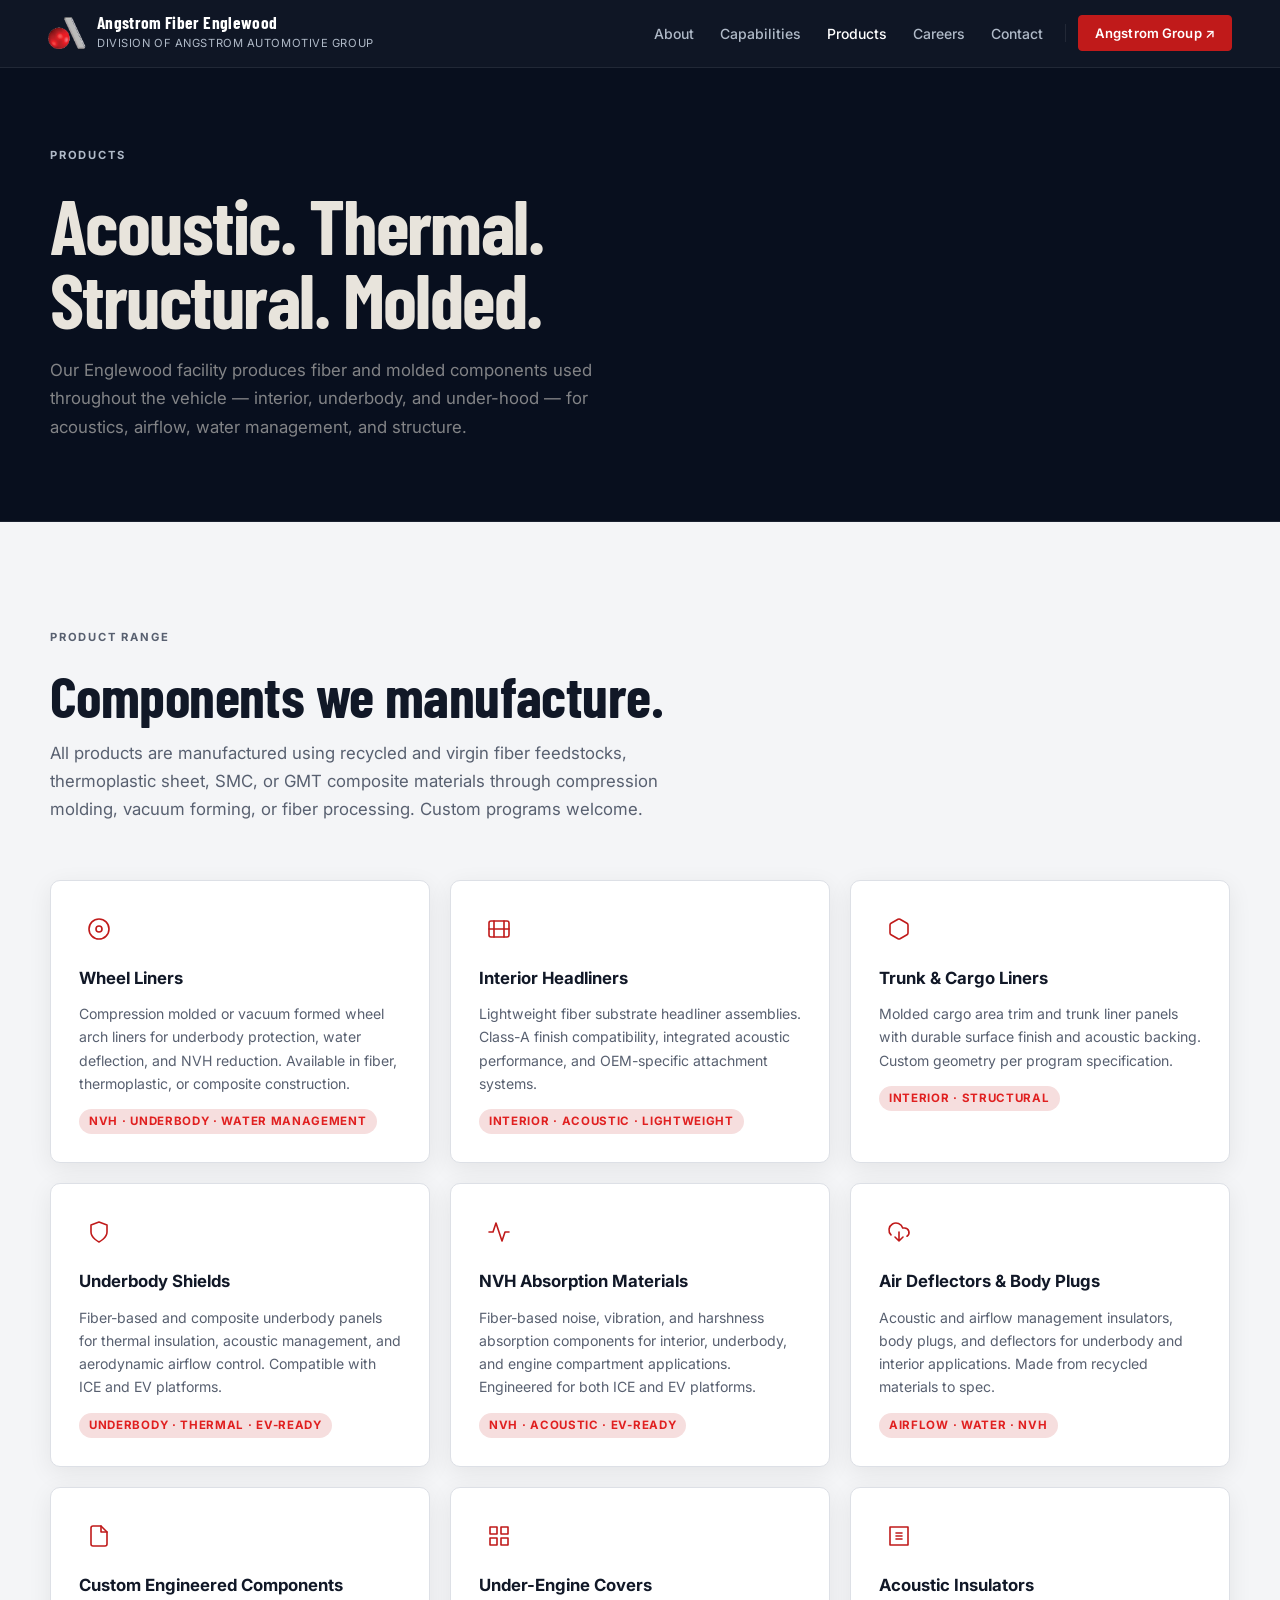
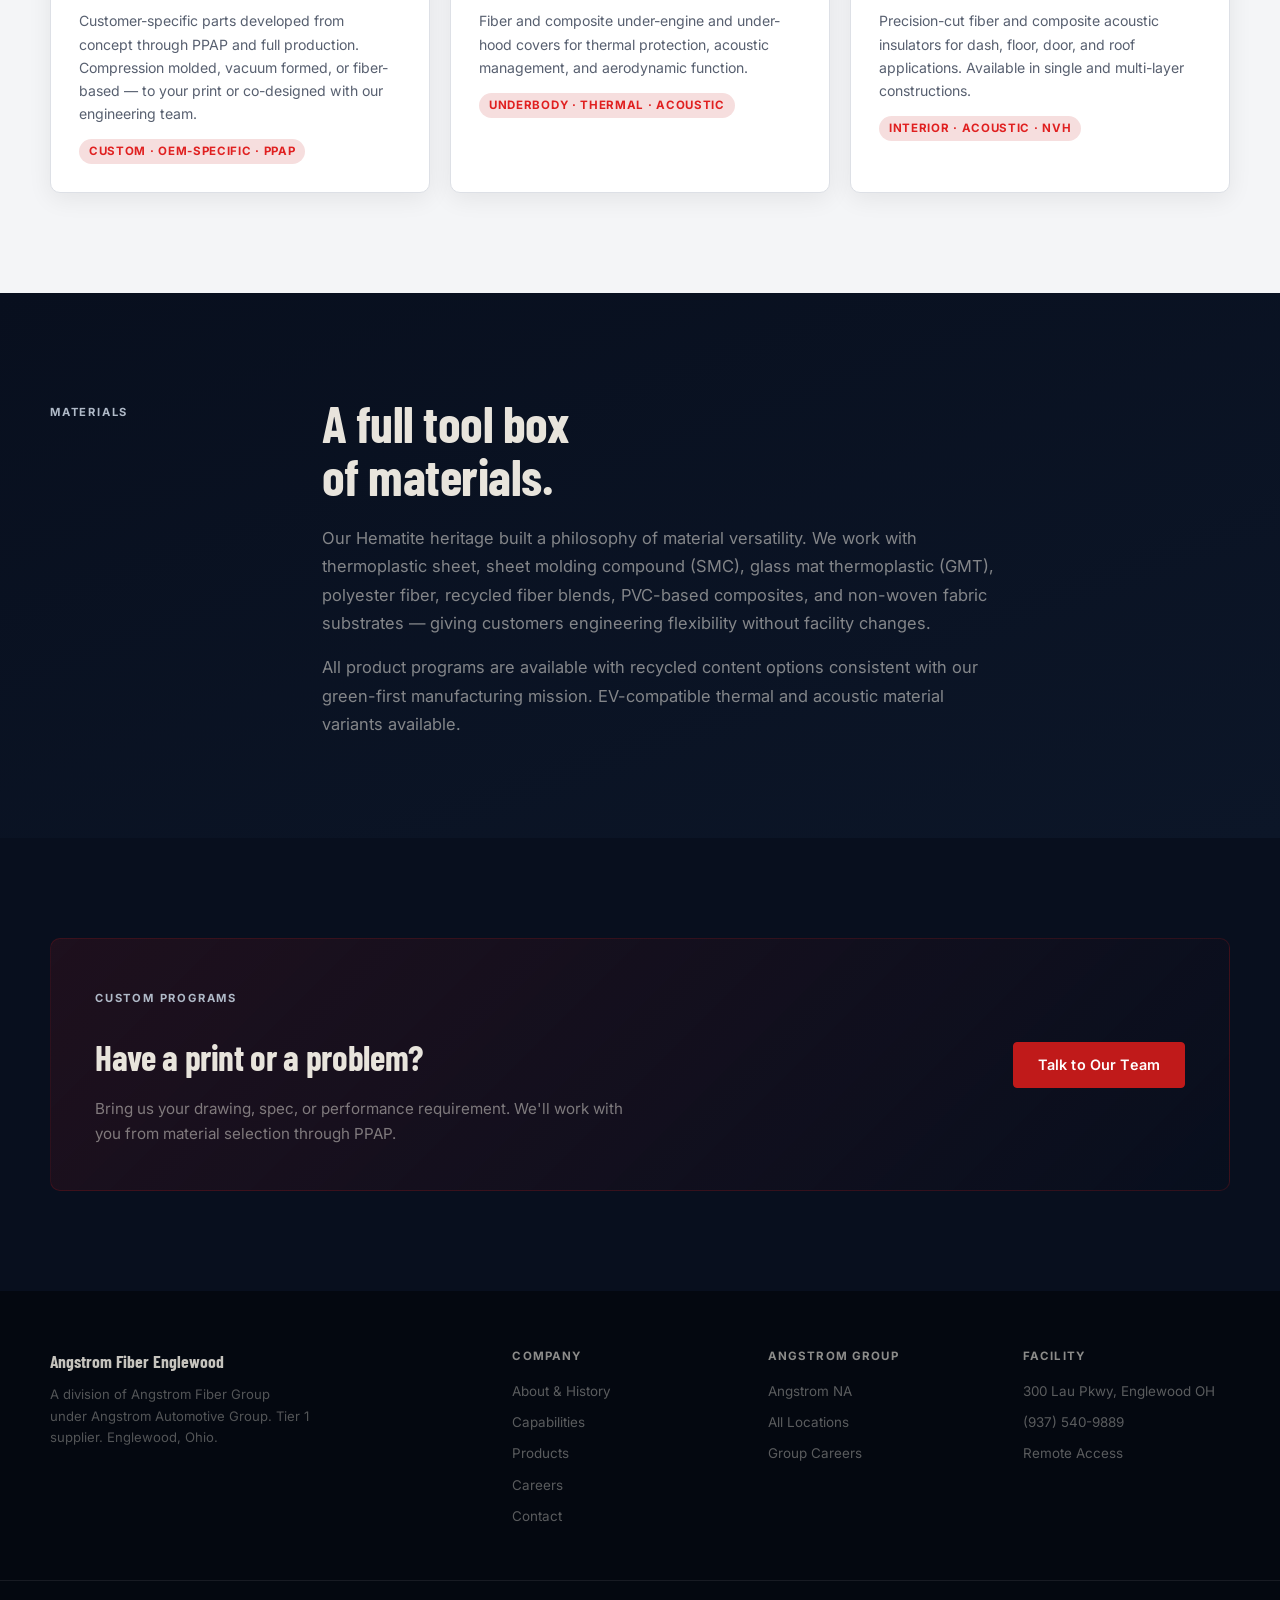
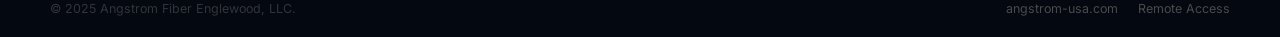
<file: products/index.html>
<!doctype html>
<html lang="en">
<head>
  <meta charset="utf-8"><meta name="viewport" content="width=device-width, initial-scale=1">
  <title>Products | Angstrom Fiber Englewood</title>
  <meta name="description" content="Wheel liners, headliners, trunk liners, underbody shields, NVH materials, and custom engineered fiber and molded components for automotive OEMs.">
  <link rel="icon" href="/favicon.ico" sizes="any"><link rel="icon" href="/assets/icons/favicon-32.png" type="image/png"><link rel="apple-touch-icon" href="/assets/icons/favicon-180.png">
  <link rel="preconnect" href="https://fonts.googleapis.com"><link rel="preconnect" href="https://fonts.gstatic.com" crossorigin>
  <link href="https://fonts.googleapis.com/css2?family=Barlow+Condensed:wght@500;700&family=Inter:wght@400;500;600&display=swap" rel="stylesheet">
  <link rel="stylesheet" href="/assets/css/styles.css"><script defer src="/assets/js/main.js"></script>
</head>
<body data-page="products">
  <header class="site-header">
    <a class="brand" href="/"><img class="logo-img" src="/assets/img/angstrom-logo.png" alt="Angstrom logo"><span class="brand-text"><strong>Angstrom Fiber Englewood</strong><small>Division of Angstrom Automotive Group</small></span></a>
    <button class="nav-toggle" type="button" data-nav-toggle aria-label="Open navigation" aria-expanded="false"><span></span><span></span><span></span></button>
    <nav class="site-nav" data-nav>
      <a href="/about/">About</a><a href="/capabilities/">Capabilities</a><a href="/products/" class="active">Products</a><a href="/careers/">Careers</a><a href="/contact/">Contact</a>
      <span class="nav-divider"></span><a class="button button-small" href="https://angstrom-usa.com" target="_blank" rel="noopener noreferrer">Angstrom Group ↗</a>
    </nav>
  </header>
  <main>
    <section class="page-hero">
      <div class="container">
        <span class="eyebrow eyebrow-steel">Products</span>
        <h1>Acoustic. Thermal.<br>Structural. Molded.</h1>
        <p>Our Englewood facility produces fiber and molded components used throughout the vehicle — interior, underbody, and under-hood — for acoustics, airflow, water management, and structure.</p>
      </div>
    </section>

    <section class="section">
      <div class="container">
        <div class="section-head">
          <span class="eyebrow eyebrow-muted">Product Range</span>
          <h2>Components we manufacture.</h2>
          <p>All products are manufactured using recycled and virgin fiber feedstocks, thermoplastic sheet, SMC, or GMT composite materials through compression molding, vacuum forming, or fiber processing. Custom programs welcome.</p>
        </div>
        <div class="product-grid">
          <div class="product-card">
            <div class="product-card-icon"><svg width="24" height="24" viewBox="0 0 24 24" fill="none" stroke="currentColor" stroke-width="1.6" stroke-linecap="round" stroke-linejoin="round"><circle cx="12" cy="12" r="10"/><circle cx="12" cy="12" r="3"/></svg></div>
            <h3>Wheel Liners</h3>
            <p>Compression molded or vacuum formed wheel arch liners for underbody protection, water deflection, and NVH reduction. Available in fiber, thermoplastic, or composite construction.</p>
            <span class="product-tag">NVH · Underbody · Water Management</span>
          </div>
          <div class="product-card">
            <div class="product-card-icon"><svg width="24" height="24" viewBox="0 0 24 24" fill="none" stroke="currentColor" stroke-width="1.6" stroke-linecap="round" stroke-linejoin="round"><rect x="2" y="4" width="20" height="16" rx="2"/><path d="M7 4v16M17 4v16M2 12h20"/></svg></div>
            <h3>Interior Headliners</h3>
            <p>Lightweight fiber substrate headliner assemblies. Class-A finish compatibility, integrated acoustic performance, and OEM-specific attachment systems.</p>
            <span class="product-tag">Interior · Acoustic · Lightweight</span>
          </div>
          <div class="product-card">
            <div class="product-card-icon"><svg width="24" height="24" viewBox="0 0 24 24" fill="none" stroke="currentColor" stroke-width="1.6" stroke-linecap="round" stroke-linejoin="round"><path d="M21 16V8a2 2 0 0 0-1-1.73l-7-4a2 2 0 0 0-2 0l-7 4A2 2 0 0 0 3 8v8a2 2 0 0 0 1 1.73l7 4a2 2 0 0 0 2 0l7-4A2 2 0 0 0 21 16z"/></svg></div>
            <h3>Trunk & Cargo Liners</h3>
            <p>Molded cargo area trim and trunk liner panels with durable surface finish and acoustic backing. Custom geometry per program specification.</p>
            <span class="product-tag">Interior · Structural</span>
          </div>
          <div class="product-card">
            <div class="product-card-icon"><svg width="24" height="24" viewBox="0 0 24 24" fill="none" stroke="currentColor" stroke-width="1.6" stroke-linecap="round" stroke-linejoin="round"><path d="M12 22s8-4 8-10V5l-8-3-8 3v7c0 6 8 10 8 10z"/></svg></div>
            <h3>Underbody Shields</h3>
            <p>Fiber-based and composite underbody panels for thermal insulation, acoustic management, and aerodynamic airflow control. Compatible with ICE and EV platforms.</p>
            <span class="product-tag">Underbody · Thermal · EV-ready</span>
          </div>
          <div class="product-card">
            <div class="product-card-icon"><svg width="24" height="24" viewBox="0 0 24 24" fill="none" stroke="currentColor" stroke-width="1.6" stroke-linecap="round" stroke-linejoin="round"><polyline points="22 12 18 12 15 21 9 3 6 12 2 12"/></svg></div>
            <h3>NVH Absorption Materials</h3>
            <p>Fiber-based noise, vibration, and harshness absorption components for interior, underbody, and engine compartment applications. Engineered for both ICE and EV platforms.</p>
            <span class="product-tag">NVH · Acoustic · EV-ready</span>
          </div>
          <div class="product-card">
            <div class="product-card-icon"><svg width="24" height="24" viewBox="0 0 24 24" fill="none" stroke="currentColor" stroke-width="1.6" stroke-linecap="round" stroke-linejoin="round"><path d="M4 14.899A7 7 0 1 1 15.71 8h1.79a4.5 4.5 0 0 1 2.5 8.242"/><path d="M12 12v9M8 17l4 4 4-4"/></svg></div>
            <h3>Air Deflectors & Body Plugs</h3>
            <p>Acoustic and airflow management insulators, body plugs, and deflectors for underbody and interior applications. Made from recycled materials to spec.</p>
            <span class="product-tag">Airflow · Water · NVH</span>
          </div>
          <div class="product-card">
            <div class="product-card-icon"><svg width="24" height="24" viewBox="0 0 24 24" fill="none" stroke="currentColor" stroke-width="1.6" stroke-linecap="round" stroke-linejoin="round"><path d="M14 2H6a2 2 0 0 0-2 2v16a2 2 0 0 0 2 2h12a2 2 0 0 0 2-2V8z"/><polyline points="14 2 14 8 20 8"/></svg></div>
            <h3>Custom Engineered Components</h3>
            <p>Customer-specific parts developed from concept through PPAP and full production. Compression molded, vacuum formed, or fiber-based — to your print or co-designed with our engineering team.</p>
            <span class="product-tag">Custom · OEM-specific · PPAP</span>
          </div>
          <div class="product-card">
            <div class="product-card-icon"><svg width="24" height="24" viewBox="0 0 24 24" fill="none" stroke="currentColor" stroke-width="1.6" stroke-linecap="round" stroke-linejoin="round"><rect x="3" y="3" width="7" height="7"/><rect x="14" y="3" width="7" height="7"/><rect x="14" y="14" width="7" height="7"/><rect x="3" y="14" width="7" height="7"/></svg></div>
            <h3>Under-Engine Covers</h3>
            <p>Fiber and composite under-engine and under-hood covers for thermal protection, acoustic management, and aerodynamic function.</p>
            <span class="product-tag">Underbody · Thermal · Acoustic</span>
          </div>
          <div class="product-card">
            <div class="product-card-icon"><svg width="24" height="24" viewBox="0 0 24 24" fill="none" stroke="currentColor" stroke-width="1.6" stroke-linecap="round" stroke-linejoin="round"><path d="M21 3H3v18h18V3zM9 9h6M9 15h6M9 12h6"/></svg></div>
            <h3>Acoustic Insulators</h3>
            <p>Precision-cut fiber and composite acoustic insulators for dash, floor, door, and roof applications. Available in single and multi-layer constructions.</p>
            <span class="product-tag">Interior · Acoustic · NVH</span>
          </div>
        </div>
      </div>
    </section>

    <section class="section section-navy">
      <div class="container split">
        <div class="split-label"><span class="eyebrow eyebrow-steel">Materials</span></div>
        <div class="split-body">
          <h2 style="color:#e8e4dc;">A full tool box<br>of materials.</h2>
          <p style="color:rgba(232,228,220,.55);">Our Hematite heritage built a philosophy of material versatility. We work with thermoplastic sheet, sheet molding compound (SMC), glass mat thermoplastic (GMT), polyester fiber, recycled fiber blends, PVC-based composites, and non-woven fabric substrates — giving customers engineering flexibility without facility changes.</p>
          <p style="color:rgba(232,228,220,.55);">All product programs are available with recycled content options consistent with our green-first manufacturing mission. EV-compatible thermal and acoustic material variants available.</p>
        </div>
      </div>
    </section>

    <section class="section section-dark">
      <div class="container"><div class="cta-card">
        <div>
          <p class="eyebrow eyebrow-steel">Custom Programs</p>
          <h2>Have a print or a problem?</h2>
          <p>Bring us your drawing, spec, or performance requirement. We'll work with you from material selection through PPAP.</p>
        </div>
        <a class="button" href="/contact/">Talk to Our Team</a>
      </div></div>
    </section>
  </main>
  <footer class="site-footer">
    <div class="footer-top"><div class="container footer-grid">
      <div class="footer-brand"><strong>Angstrom Fiber Englewood</strong><p>A division of Angstrom Fiber Group under Angstrom Automotive Group. Tier 1 supplier. Englewood, Ohio.</p></div>
      <div class="footer-col"><h4>Company</h4><a href="/about/">About & History</a><a href="/capabilities/">Capabilities</a><a href="/products/">Products</a><a href="/careers/">Careers</a><a href="/contact/">Contact</a></div>
      <div class="footer-col"><h4>Angstrom Group</h4><a href="https://angstrom-usa.com" target="_blank" rel="noopener noreferrer">Angstrom NA</a><a href="https://angstrom-usa.com/locations/" target="_blank" rel="noopener noreferrer">All Locations</a><a href="https://angstrom-usa.com/careers/" target="_blank" rel="noopener noreferrer">Group Careers</a></div>
      <div class="footer-col"><h4>Facility</h4><a href="https://maps.google.com/?q=300+Lau+Pkwy+Englewood+OH+45315" target="_blank" rel="noopener noreferrer">300 Lau Pkwy, Englewood OH</a><a href="tel:+19375409889">(937) 540-9889</a><a href="/vpn/">Remote Access</a></div>
    </div></div>
    <div class="container footer-bottom"><span>&copy; 2025 Angstrom Fiber Englewood, LLC.</span><div style="display:flex;gap:20px;"><a href="https://angstrom-usa.com" target="_blank" rel="noopener noreferrer">angstrom-usa.com</a><a href="/vpn/">Remote Access</a></div></div>
  </footer>
</body></html>
</file>
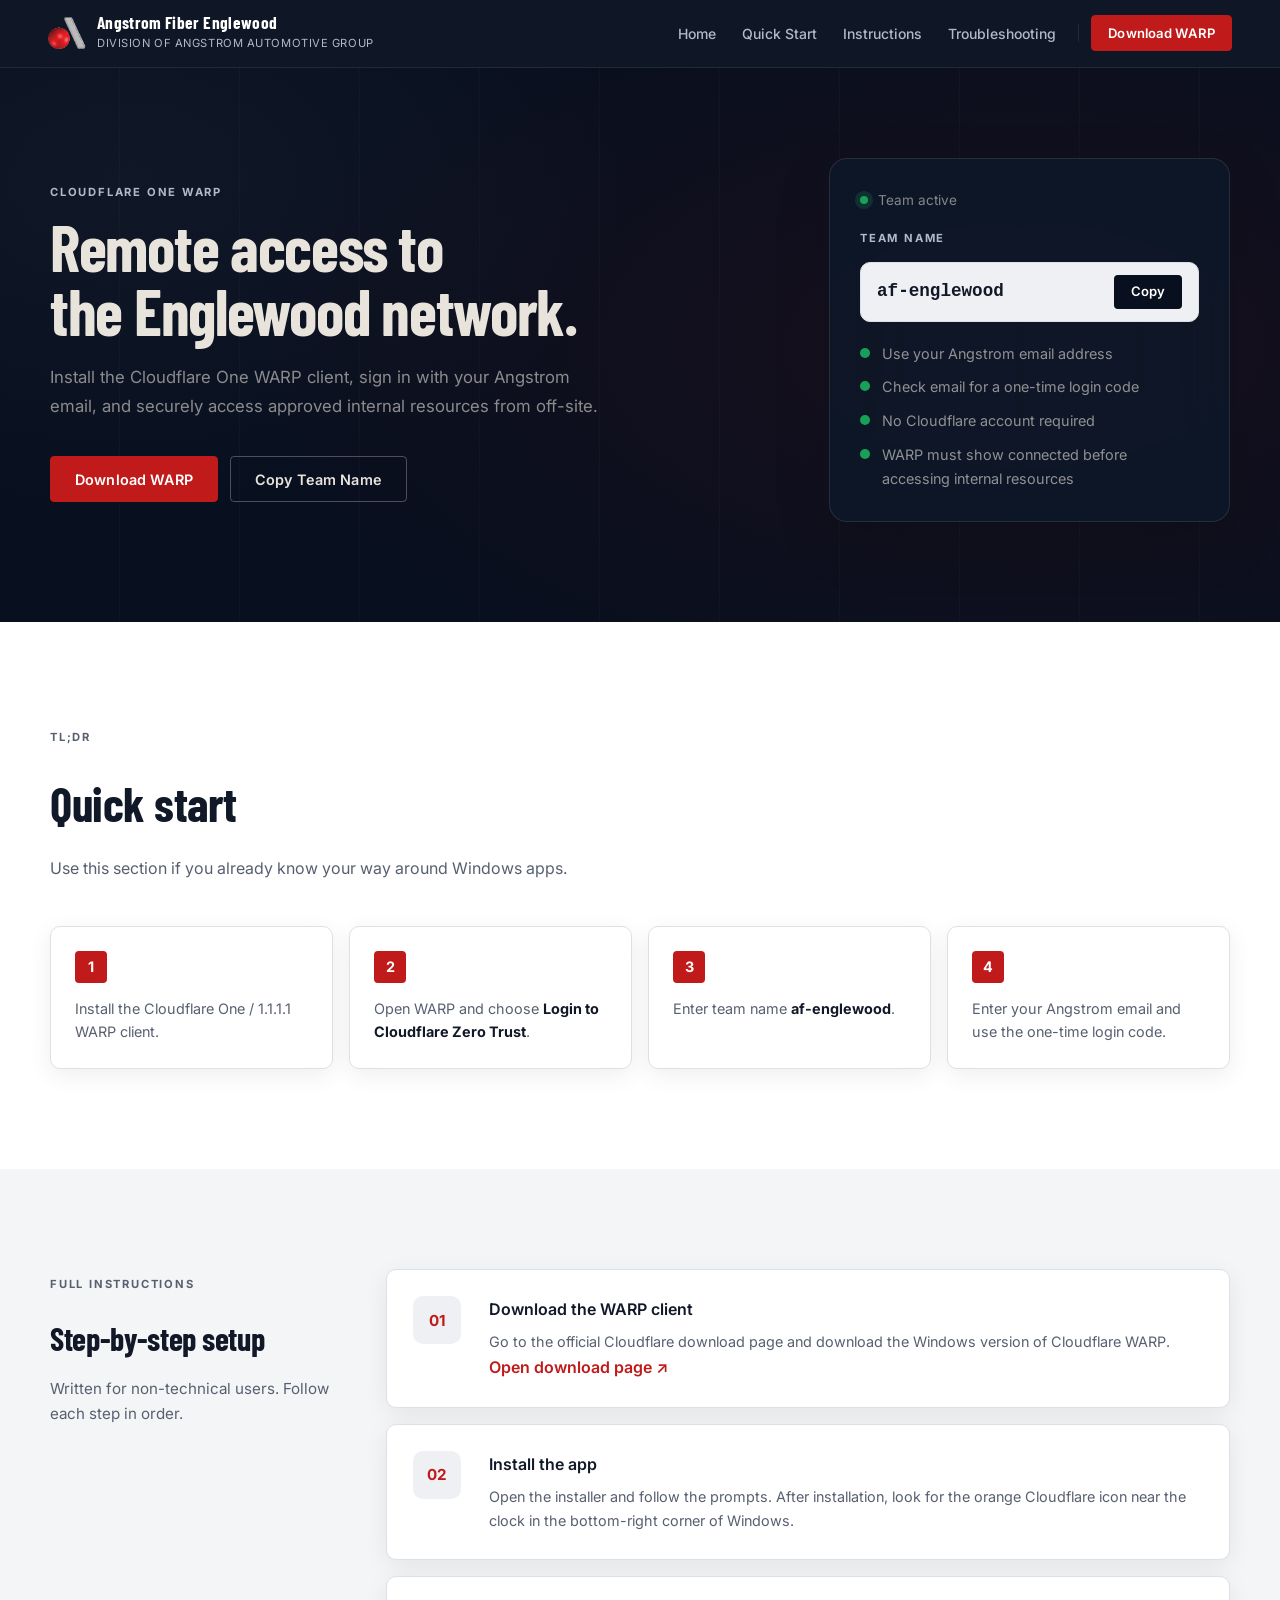
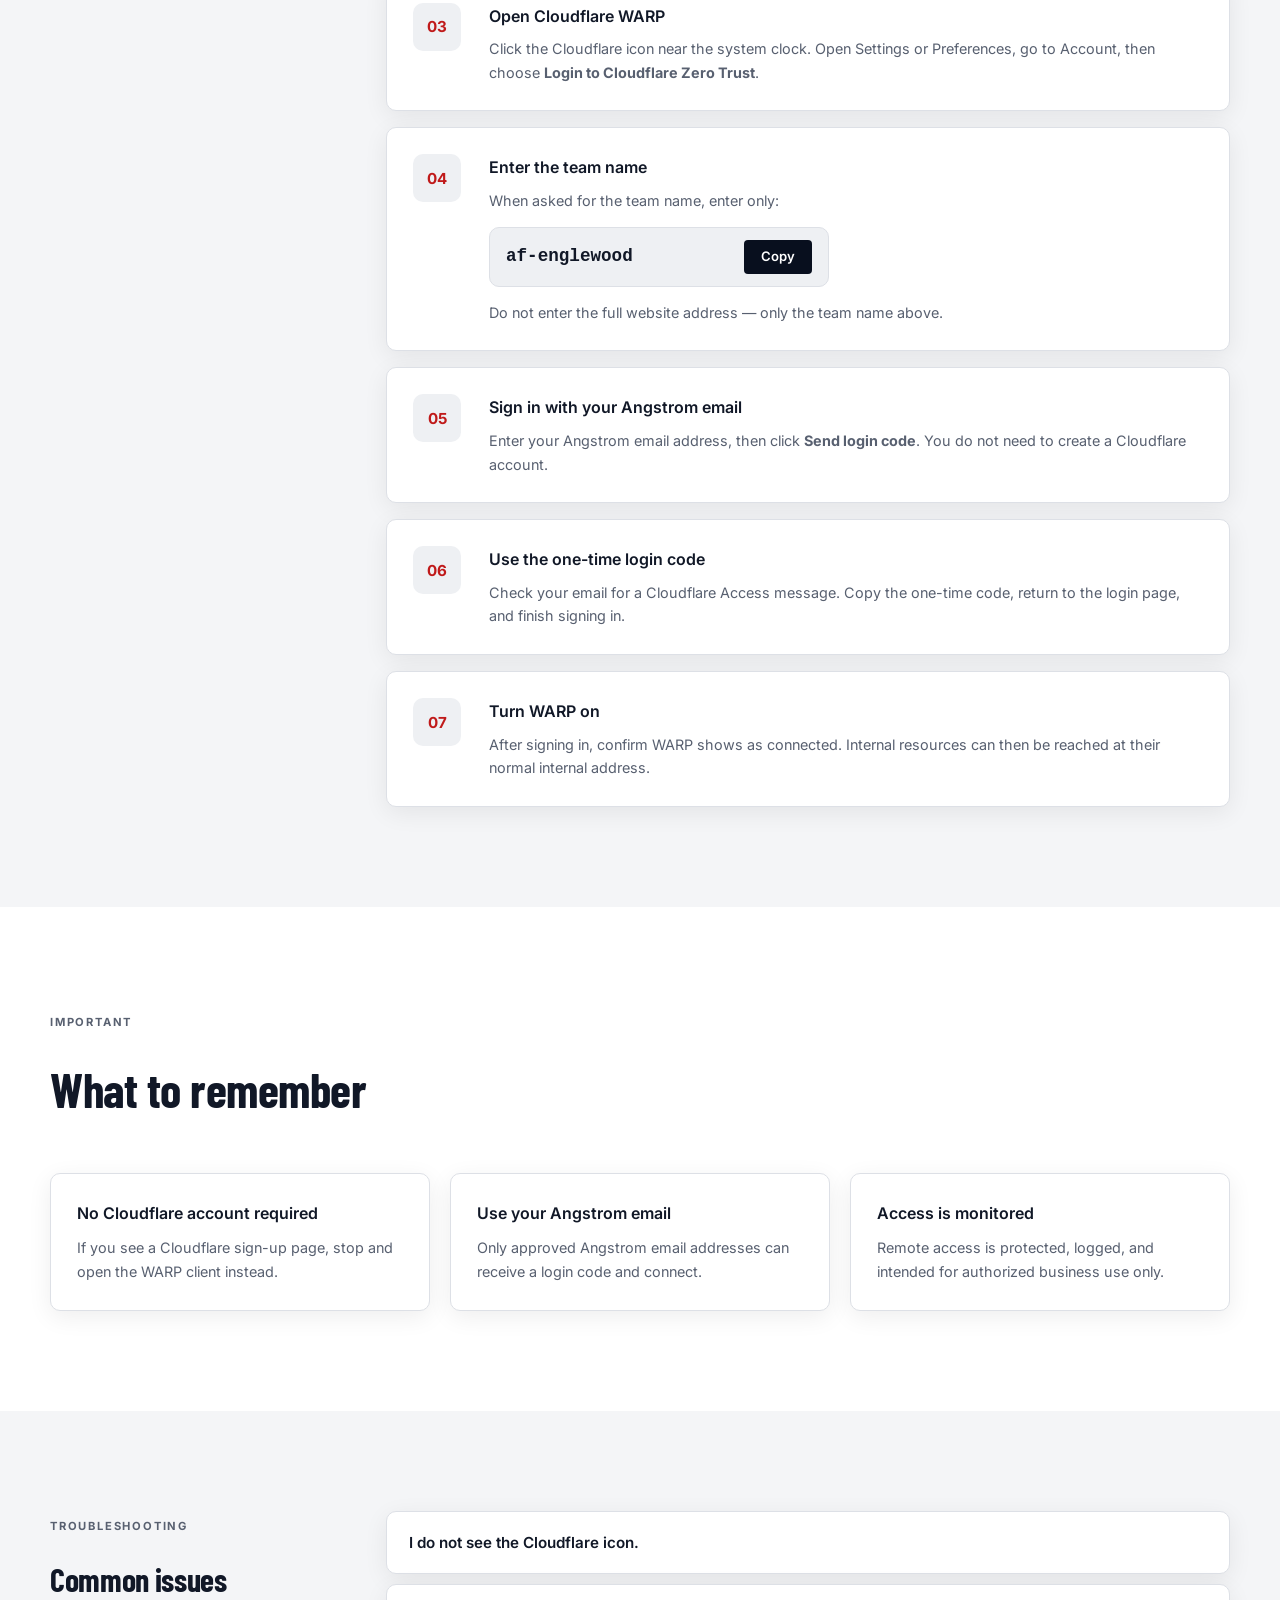
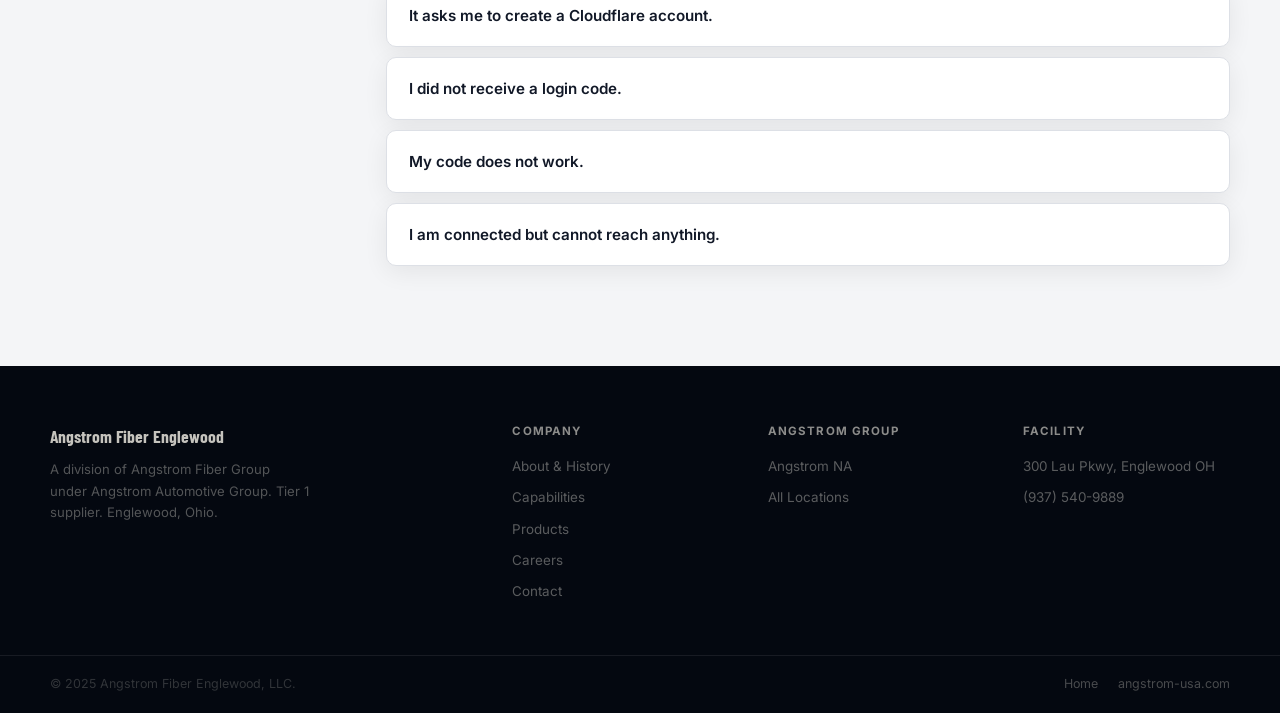
<file: vpn/index.html>
<!doctype html>
<html lang="en">
<head>
  <meta charset="utf-8"><meta name="viewport" content="width=device-width, initial-scale=1">
  <title>Remote Access Setup | Angstrom Fiber Englewood</title>
  <meta name="description" content="Install the Cloudflare One WARP client and connect to the af-englewood team for secure remote access.">
  <link rel="icon" href="/favicon.ico" sizes="any"><link rel="icon" href="/assets/icons/favicon-32.png" type="image/png"><link rel="apple-touch-icon" href="/assets/icons/favicon-180.png">
  <link rel="preconnect" href="https://fonts.googleapis.com"><link rel="preconnect" href="https://fonts.gstatic.com" crossorigin>
  <link href="https://fonts.googleapis.com/css2?family=Barlow+Condensed:wght@500;700&family=Inter:wght@400;500;600&display=swap" rel="stylesheet">
  <link rel="stylesheet" href="/assets/css/styles.css"><script defer src="/assets/js/main.js"></script>
</head>
<body data-page="vpn">
  <header class="site-header">
    <a class="brand" href="/"><img class="logo-img" src="/assets/img/angstrom-logo.png" alt="Angstrom logo"><span class="brand-text"><strong>Angstrom Fiber Englewood</strong><small>Division of Angstrom Automotive Group</small></span></a>
    <button class="nav-toggle" type="button" data-nav-toggle aria-label="Open navigation" aria-expanded="false"><span></span><span></span><span></span></button>
    <nav class="site-nav" data-nav>
      <a href="/">Home</a><a href="#quick-start">Quick Start</a><a href="#steps">Instructions</a><a href="#troubleshooting">Troubleshooting</a>
      <span class="nav-divider"></span><a class="button button-small" href="https://one.one.one.one" target="_blank" rel="noopener noreferrer">Download WARP</a>
    </nav>
  </header>
  <main>
    <section class="hero" style="padding:90px 0 100px;">
      <div class="hero-bg" aria-hidden="true"></div>
      <div class="container hero-grid hero-inner">
        <div class="hero-copy">
          <p class="eyebrow eyebrow-steel">Cloudflare One WARP</p>
          <h1>Remote access to<br>the Englewood network.</h1>
          <p class="hero-text">Install the Cloudflare One WARP client, sign in with your Angstrom email, and securely access approved internal resources from off-site.</p>
          <div class="hero-actions">
            <a class="button" href="https://one.one.one.one" target="_blank" rel="noopener noreferrer">Download WARP</a>
            <button class="button button-outline" type="button" data-copy="af-englewood">Copy Team Name</button>
          </div>
        </div>
        <aside class="hero-card">
          <div class="status-row"><span class="status-dot"></span><span>Team active</span></div>
          <p class="eyebrow eyebrow-steel" style="margin-top:18px;">Team name</p>
          <div class="copy-box"><code>af-englewood</code><button type="button" data-copy="af-englewood">Copy</button></div>
          <div class="check-list">
            <span>Use your Angstrom email address</span>
            <span>Check email for a one-time login code</span>
            <span>No Cloudflare account required</span>
            <span>WARP must show connected before accessing internal resources</span>
          </div>
        </aside>
      </div>
    </section>

    <section id="quick-start" class="section section-soft">
      <div class="container">
        <div class="section-heading"><span class="eyebrow eyebrow-muted">TL;DR</span><h2>Quick start</h2><p>Use this section if you already know your way around Windows apps.</p></div>
        <div class="steps-grid compact">
          <div class="step-card"><span>1</span><p>Install the Cloudflare One / 1.1.1.1 WARP client.</p></div>
          <div class="step-card"><span>2</span><p>Open WARP and choose <strong>Login to Cloudflare Zero Trust</strong>.</p></div>
          <div class="step-card"><span>3</span><p>Enter team name <strong>af-englewood</strong>.</p></div>
          <div class="step-card"><span>4</span><p>Enter your Angstrom email and use the one-time login code.</p></div>
        </div>
      </div>
    </section>

    <section id="steps" class="section">
      <div class="container guide-layout">
        <div class="guide-sidebar"><span class="eyebrow eyebrow-muted">Full instructions</span><h2>Step-by-step setup</h2><p>Written for non-technical users. Follow each step in order.</p></div>
        <div class="guide-steps">
          <article class="instruction"><span>01</span><div><h3>Download the WARP client</h3><p>Go to the official Cloudflare download page and download the Windows version of Cloudflare WARP.</p><a class="text-link" href="https://one.one.one.one" target="_blank" rel="noopener noreferrer">Open download page ↗</a></div></article>
          <article class="instruction"><span>02</span><div><h3>Install the app</h3><p>Open the installer and follow the prompts. After installation, look for the orange Cloudflare icon near the clock in the bottom-right corner of Windows.</p></div></article>
          <article class="instruction"><span>03</span><div><h3>Open Cloudflare WARP</h3><p>Click the Cloudflare icon near the system clock. Open Settings or Preferences, go to Account, then choose <strong>Login to Cloudflare Zero Trust</strong>.</p></div></article>
          <article class="instruction"><span>04</span><div><h3>Enter the team name</h3><p>When asked for the team name, enter only:</p><div class="copy-box inline-copy"><code>af-englewood</code><button type="button" data-copy="af-englewood">Copy</button></div><p>Do not enter the full website address — only the team name above.</p></div></article>
          <article class="instruction"><span>05</span><div><h3>Sign in with your Angstrom email</h3><p>Enter your Angstrom email address, then click <strong>Send login code</strong>. You do not need to create a Cloudflare account.</p></div></article>
          <article class="instruction"><span>06</span><div><h3>Use the one-time login code</h3><p>Check your email for a Cloudflare Access message. Copy the one-time code, return to the login page, and finish signing in.</p></div></article>
          <article class="instruction"><span>07</span><div><h3>Turn WARP on</h3><p>After signing in, confirm WARP shows as connected. Internal resources can then be reached at their normal internal address.</p></div></article>
        </div>
      </div>
    </section>

    <section class="section section-soft">
      <div class="container">
        <div class="section-heading"><span class="eyebrow eyebrow-muted">Important</span><h2>What to remember</h2></div>
        <div class="notice-grid">
          <div class="notice-card"><h3>No Cloudflare account required</h3><p>If you see a Cloudflare sign-up page, stop and open the WARP client instead.</p></div>
          <div class="notice-card"><h3>Use your Angstrom email</h3><p>Only approved Angstrom email addresses can receive a login code and connect.</p></div>
          <div class="notice-card"><h3>Access is monitored</h3><p>Remote access is protected, logged, and intended for authorized business use only.</p></div>
        </div>
      </div>
    </section>

    <section id="troubleshooting" class="section">
      <div class="container faq-layout">
        <div><span class="eyebrow eyebrow-muted">Troubleshooting</span><h2>Common issues</h2></div>
        <div class="faq-list">
          <details><summary>I do not see the Cloudflare icon.</summary><p>Restart your computer and check the bottom-right corner near the Windows clock. You may need to click the up-arrow to show hidden icons.</p></details>
          <details><summary>It asks me to create a Cloudflare account.</summary><p>You are on the wrong screen. Open the WARP client, choose Login to Cloudflare Zero Trust, and enter the team name <strong>af-englewood</strong>.</p></details>
          <details><summary>I did not receive a login code.</summary><p>Check your Junk or Spam folder. The email comes from Cloudflare Access. If it still does not arrive, contact your IT support contact.</p></details>
          <details><summary>My code does not work.</summary><p>The one-time code may have expired. Request a new login code and try again.</p></details>
          <details><summary>I am connected but cannot reach anything.</summary><p>Confirm WARP is turned on and connected to the af-englewood team. If it still does not work, contact your IT support contact with the resource you are trying to reach.</p></details>
        </div>
      </div>
    </section>
  </main>
  <footer class="site-footer">
    <div class="footer-top"><div class="container footer-grid">
      <div class="footer-brand"><strong>Angstrom Fiber Englewood</strong><p>A division of Angstrom Fiber Group under Angstrom Automotive Group. Tier 1 supplier. Englewood, Ohio.</p></div>
      <div class="footer-col"><h4>Company</h4><a href="/about/">About & History</a><a href="/capabilities/">Capabilities</a><a href="/products/">Products</a><a href="/careers/">Careers</a><a href="/contact/">Contact</a></div>
      <div class="footer-col"><h4>Angstrom Group</h4><a href="https://angstrom-usa.com" target="_blank" rel="noopener noreferrer">Angstrom NA</a><a href="https://angstrom-usa.com/locations/" target="_blank" rel="noopener noreferrer">All Locations</a></div>
      <div class="footer-col"><h4>Facility</h4><a href="https://maps.google.com/?q=300+Lau+Pkwy+Englewood+OH+45315" target="_blank" rel="noopener noreferrer">300 Lau Pkwy, Englewood OH</a><a href="tel:+19375409889">(937) 540-9889</a></div>
    </div></div>
    <div class="container footer-bottom"><span>&copy; 2025 Angstrom Fiber Englewood, LLC.</span><div style="display:flex;gap:20px;"><a href="/">Home</a><a href="https://angstrom-usa.com" target="_blank" rel="noopener noreferrer">angstrom-usa.com</a></div></div>
  </footer>
</body></html>
</file>
<file: assets/css/styles.css>
/* ─── Tokens ─────────────────────────────────────────── */
:root {
  /* Navy + Red + Steel palette matching the Angstrom logo */
  --bg:          #f4f5f7;
  --surface:     #ffffff;
  --surface-soft:#eef0f3;
  --dark:        #080f1e;        /* deep navy */
  --dark-2:      #0e1829;        /* navy card bg */
  --dark-3:      #162035;        /* slightly lighter */
  --text:        #111827;
  --muted:       #586070;
  --line:        #dde0e6;
  --line-dark:   rgba(255,255,255,.08);
  --red:         #c01a1a;        /* sphere red */
  --red-bright:  #e02020;
  --red-dim:     rgba(192,26,26,.14);
  --steel:       #7a8494;        /* metallic bar */
  --steel-light: #b0bac8;
  --success:     #18a058;
  --radius:      4px;
  --radius-md:   10px;
  --radius-lg:   18px;
  --container:   1180px;
  --shadow:      0 20px 60px rgba(0,0,0,.12);
  --shadow-soft: 0 6px 24px rgba(0,0,0,.07);
  --font-display:'Barlow Condensed', ui-sans-serif, sans-serif;
  --font-body:   'Inter', ui-sans-serif, system-ui, sans-serif;
}

/* ─── Reset ──────────────────────────────────────────── */
*, *::before, *::after { box-sizing: border-box; }
html { scroll-behavior: smooth; }
body {
  margin: 0;
  background: var(--bg);
  color: var(--text);
  font-family: var(--font-body);
  font-size: 1rem;
  line-height: 1.65;
  -webkit-font-smoothing: antialiased;
}
a { color: inherit; text-decoration: none; }
p { margin: 0; }
h1,h2,h3,h4 { margin: 0; }
ul { margin: 0; padding: 0; list-style: none; }
img { display: block; max-width: 100%; }
button, input, textarea { font: inherit; }

.container {
  width: min(var(--container), calc(100% - 48px));
  margin: 0 auto;
}

/* ─── Logo img ───────────────────────────────────────── */
.logo-img {
  width: 38px;
  height: 38px;
  border-radius: 8px;
  object-fit: contain;
  flex-shrink: 0;
}

/* ─── Header ─────────────────────────────────────────── */
.site-header {
  position: sticky;
  top: 0;
  z-index: 100;
  display: flex;
  align-items: center;
  justify-content: space-between;
  gap: 24px;
  padding: 14px clamp(20px, 4vw, 48px);
  background: rgba(8,15,30,.97);
  border-bottom: 1px solid var(--line-dark);
  backdrop-filter: blur(16px);
}

.brand {
  display: inline-flex;
  align-items: center;
  gap: 11px;
  flex-shrink: 0;
}
.brand-text strong {
  display: block;
  font-family: var(--font-display);
  font-size: 1.08rem;
  font-weight: 700;
  letter-spacing: .02em;
  line-height: 1;
  color: #fff;
}
.brand-text small {
  display: block;
  color: var(--steel-light);
  font-size: .7rem;
  letter-spacing: .05em;
  margin-top: 3px;
  text-transform: uppercase;
}

.site-nav {
  display: flex;
  align-items: center;
  gap: 6px;
  font-size: .875rem;
  font-weight: 500;
}
.site-nav a:not(.button) {
  padding: 6px 10px;
  color: var(--steel-light);
  border-radius: var(--radius);
  transition: color .15s;
}
.site-nav a:not(.button):hover,
.site-nav a.active { color: #fff; }
.site-nav .nav-divider {
  width: 1px;
  height: 18px;
  background: var(--line-dark);
  margin: 0 6px;
}

.nav-toggle {
  display: none;
  width: 40px;
  height: 40px;
  padding: 0;
  border: 1px solid var(--line-dark);
  border-radius: var(--radius-md);
  background: transparent;
  cursor: pointer;
}
.nav-toggle span {
  display: block;
  width: 16px;
  height: 1.5px;
  margin: 3.5px auto;
  background: #fff;
  border-radius: 2px;
}

/* ─── Buttons ────────────────────────────────────────── */
.button {
  display: inline-flex;
  align-items: center;
  justify-content: center;
  height: 46px;
  padding: 0 24px;
  border: 1.5px solid var(--red);
  border-radius: var(--radius);
  background: var(--red);
  color: #fff;
  font-size: .9rem;
  font-weight: 600;
  letter-spacing: .01em;
  cursor: pointer;
  transition: background .15s, border-color .15s, transform .12s;
  white-space: nowrap;
}
.button:hover { background: #a01515; border-color: #a01515; transform: translateY(-1px); }
.button-outline {
  background: transparent;
  color: #e8e4dc;
  border-color: rgba(232,228,220,.3);
}
.button-outline:hover { background: rgba(255,255,255,.07); border-color: rgba(255,255,255,.5); }
.button-steel {
  background: var(--steel);
  border-color: var(--steel);
  color: #fff;
}
.button-steel:hover { background: #6a7484; border-color: #6a7484; }
.button-light {
  background: var(--surface);
  color: var(--text);
  border-color: var(--line);
}
.button-light:hover { background: var(--surface-soft); }
.button-small { height: 36px; padding: 0 16px; font-size: .82rem; }
.button-lg { height: 54px; padding: 0 32px; font-size: 1rem; }

/* ─── Eyebrow ────────────────────────────────────────── */
.eyebrow {
  display: inline-block;
  margin-bottom: 14px;
  color: var(--red-bright);
  font-size: .7rem;
  font-weight: 700;
  letter-spacing: .16em;
  text-transform: uppercase;
}
.eyebrow-steel { color: var(--steel-light); }
.eyebrow-muted { color: var(--muted); }

/* ─── Sections ───────────────────────────────────────── */
.section { padding: 100px 0; }
.section-dark { background: var(--dark); color: #e8e4dc; }
.section-dark-2 { background: var(--dark-2); color: #e8e4dc; }
.section-soft { background: var(--surface); }
.section-navy {
  background: linear-gradient(160deg, var(--dark) 0%, #0c1628 100%);
  color: #e8e4dc;
}
.section-ruled { border-top: 1px solid var(--line); border-bottom: 1px solid var(--line); }

/* ─── Section head ───────────────────────────────────── */
.section-head { max-width: 720px; margin-bottom: 56px; }
.section-head h2 {
  font-family: var(--font-display);
  font-size: clamp(2.2rem, 4.5vw, 3.6rem);
  font-weight: 700;
  line-height: 1.0;
  letter-spacing: -.01em;
  margin-top: 6px;
}
.section-head.light h2 { color: #e8e4dc; }
.section-head p {
  margin-top: 16px;
  font-size: 1.05rem;
  color: var(--muted);
  max-width: 620px;
}
.section-head.light p { color: rgba(232,228,220,.55); }

/* ─── Split layout ───────────────────────────────────── */
.split { display: grid; grid-template-columns: 200px 1fr; gap: 0 72px; align-items: start; }
.split-label { padding-top: 4px; }
.split-body h2 {
  font-family: var(--font-display);
  font-size: clamp(2rem, 4vw, 3.2rem);
  font-weight: 700;
  line-height: 1.02;
  letter-spacing: -.01em;
  margin-bottom: 22px;
  margin-top: 4px;
}
.split-body p { color: var(--muted); font-size: 1.03rem; line-height: 1.72; max-width: 680px; }
.split-body p + p { margin-top: 16px; }

/* ─── HERO ───────────────────────────────────────────── */
.hero {
  position: relative;
  background: var(--dark);
  color: #e8e4dc;
  overflow: hidden;
  padding: 110px 0 130px;
}
.hero-bg {
  position: absolute;
  inset: 0;
  background:
    radial-gradient(ellipse 60% 70% at 80% 50%, rgba(192,26,26,.09), transparent),
    radial-gradient(ellipse 40% 60% at 10% 20%, rgba(122,132,148,.07), transparent),
    repeating-linear-gradient(90deg, transparent 0, transparent 119px, rgba(255,255,255,.018) 119px, rgba(255,255,255,.018) 120px);
  pointer-events: none;
}
.hero-inner { position: relative; z-index: 1; }
.hero-kicker {
  display: flex;
  align-items: center;
  gap: 10px;
  color: rgba(232,228,220,.4);
  font-size: .75rem;
  font-weight: 600;
  letter-spacing: .1em;
  text-transform: uppercase;
  margin-bottom: 28px;
}
.kicker-dot { width: 6px; height: 6px; border-radius: 50%; background: var(--red-bright); flex-shrink: 0; }
.hero h1 {
  font-family: var(--font-display);
  font-size: clamp(3.6rem, 8.5vw, 7.5rem);
  font-weight: 700;
  line-height: .95;
  letter-spacing: -.02em;
  max-width: 900px;
}
.hero h1 em { font-style: normal; color: var(--red-bright); }
.hero-sub {
  margin-top: 30px;
  max-width: 580px;
  color: rgba(232,228,220,.58);
  font-size: 1.08rem;
  line-height: 1.72;
}
.hero-ctas { display: flex; flex-wrap: wrap; gap: 12px; margin-top: 42px; }

/* ─── Stats ──────────────────────────────────────────── */
.stat-row { display: flex; gap: 48px; flex-wrap: wrap; margin-top: 56px; padding-top: 44px; border-top: 1px solid rgba(255,255,255,.1); }
.stat strong {
  display: block;
  font-family: var(--font-display);
  font-size: 2.6rem;
  font-weight: 700;
  letter-spacing: -.03em;
  line-height: 1;
  color: #fff;
}
.stat span { display: block; margin-top: 5px; color: rgba(232,228,220,.45); font-size: .8rem; font-weight: 500; max-width: 150px; line-height: 1.4; }

/* ─── Timeline / History ─────────────────────────────── */
.timeline { display: grid; gap: 0; border-left: 2px solid var(--line-dark); margin-left: 16px; }
.timeline-item { position: relative; padding: 0 0 36px 32px; }
.timeline-item:last-child { padding-bottom: 0; }
.timeline-dot {
  position: absolute;
  left: -9px; top: 5px;
  width: 16px; height: 16px;
  border-radius: 50%;
  background: var(--red);
  border: 2px solid var(--dark);
  box-shadow: 0 0 0 3px rgba(192,26,26,.3);
}
.timeline-year {
  font-family: var(--font-display);
  font-size: 1.3rem;
  font-weight: 700;
  color: #fff;
  letter-spacing: .02em;
  margin-bottom: 6px;
}
.timeline-item p { color: rgba(232,228,220,.55); font-size: .92rem; line-height: 1.6; }

/* ─── Capabilities grid ──────────────────────────────── */
.cap-grid {
  display: grid;
  grid-template-columns: repeat(3, 1fr);
  gap: 1px;
  background: var(--line-dark);
  border: 1px solid var(--line-dark);
  border-radius: var(--radius-md);
  overflow: hidden;
}
.cap-card { padding: 36px 30px; background: var(--dark-2); transition: background .15s; }
.cap-card:hover { background: var(--dark-3); }
.cap-icon {
  width: 44px; height: 44px;
  display: flex; align-items: center; justify-content: center;
  color: var(--red-bright);
  margin-bottom: 20px;
  border: 1px solid rgba(192,26,26,.25);
  border-radius: var(--radius);
}
.cap-card h3 {
  font-family: var(--font-display);
  font-size: 1.22rem; font-weight: 700;
  letter-spacing: .01em;
  color: #e8e4dc;
  margin-bottom: 10px;
}
.cap-card p { color: rgba(232,228,220,.45); font-size: .9rem; line-height: 1.65; }

/* ─── Process steps ──────────────────────────────────── */
.process-grid { display: grid; grid-template-columns: repeat(4,1fr); gap: 1px; background: var(--line); }
.process-step { padding: 32px 24px; background: var(--surface); }
.process-num {
  font-family: var(--font-display);
  font-size: 3rem; font-weight: 700;
  color: var(--red-dim);
  line-height: 1;
  margin-bottom: 14px;
  /* Outlined number */
  -webkit-text-stroke: 2px var(--red);
  color: transparent;
}
.process-step h3 { font-size: 1rem; font-weight: 600; margin-bottom: 8px; }
.process-step p { color: var(--muted); font-size: .88rem; line-height: 1.6; }

/* ─── Product cards ──────────────────────────────────── */
.product-grid { display: grid; grid-template-columns: repeat(3,1fr); gap: 20px; }
.product-card {
  padding: 28px;
  border: 1px solid var(--line);
  border-radius: var(--radius-md);
  background: var(--surface);
  box-shadow: var(--shadow-soft);
  transition: border-color .15s, box-shadow .15s;
}
.product-card:hover { border-color: var(--red); box-shadow: 0 8px 32px rgba(192,26,26,.1); }
.product-card-icon {
  width: 40px; height: 40px;
  display: flex; align-items: center; justify-content: center;
  color: var(--red);
  margin-bottom: 16px;
}
.product-card h3 { font-size: 1.05rem; font-weight: 700; margin-bottom: 10px; }
.product-card p { color: var(--muted); font-size: .88rem; line-height: 1.65; }
.product-tag {
  display: inline-block;
  margin-top: 14px;
  padding: 3px 10px;
  border-radius: 999px;
  background: var(--red-dim);
  color: var(--red-bright);
  font-size: .72rem;
  font-weight: 700;
  letter-spacing: .06em;
  text-transform: uppercase;
}

/* ─── Info cards (light bg) ──────────────────────────── */
.info-grid { display: grid; grid-template-columns: repeat(3,1fr); gap: 20px; }
.info-card {
  padding: 28px;
  border: 1px solid var(--line);
  border-radius: var(--radius-md);
  background: var(--surface);
  box-shadow: var(--shadow-soft);
}
.info-card h3 { font-size: 1rem; font-weight: 700; margin-bottom: 10px; }
.info-card p { color: var(--muted); font-size: .9rem; line-height: 1.65; }

/* ─── Highlight band ─────────────────────────────────── */
.highlight-band {
  display: grid;
  grid-template-columns: repeat(4,1fr);
  gap: 1px;
  background: rgba(255,255,255,.06);
  border: 1px solid var(--line-dark);
  border-radius: var(--radius-md);
  overflow: hidden;
  margin-top: 56px;
}
.highlight-item { padding: 28px 24px; background: var(--dark-2); }
.highlight-item strong {
  display: block;
  font-family: var(--font-display);
  font-size: 1.8rem;
  font-weight: 700;
  color: #fff;
  letter-spacing: -.02em;
}
.highlight-item span { display: block; margin-top: 4px; color: rgba(232,228,220,.45); font-size: .82rem; }

/* ─── Locations list ─────────────────────────────────── */
.locations-grid { display: grid; grid-template-columns: repeat(2,1fr); gap: 16px; }
.location-card {
  padding: 22px 24px;
  border: 1px solid var(--line-dark);
  border-radius: var(--radius-md);
  background: var(--dark-3);
  display: flex;
  flex-direction: column;
  gap: 6px;
}
.location-card.featured { border-color: rgba(192,26,26,.4); background: rgba(192,26,26,.07); }
.location-badge {
  display: inline-block;
  padding: 2px 8px;
  border-radius: 999px;
  background: var(--red);
  color: #fff;
  font-size: .65rem;
  font-weight: 700;
  letter-spacing: .08em;
  text-transform: uppercase;
  width: fit-content;
}
.location-name { font-weight: 700; color: #e8e4dc; font-size: .95rem; }
.location-addr { color: rgba(232,228,220,.45); font-size: .82rem; line-height: 1.5; }

/* ─── Contact block ──────────────────────────────────── */
.contact-grid { display: grid; grid-template-columns: 1fr 1fr; gap: 80px; align-items: start; }
.contact-form-card {
  background: var(--surface);
  border: 1px solid var(--line);
  border-radius: var(--radius-lg);
  padding: 36px;
  box-shadow: var(--shadow);
}
.contact-form-card h3 { font-size: 1.3rem; font-weight: 700; margin-bottom: 24px; }
.form-row { display: grid; grid-template-columns: 1fr 1fr; gap: 14px; }
.form-group { display: flex; flex-direction: column; gap: 6px; margin-bottom: 14px; }
.form-group label { font-size: .8rem; font-weight: 600; color: var(--muted); letter-spacing: .04em; text-transform: uppercase; }
.form-group input,
.form-group textarea,
.form-group select {
  padding: 10px 14px;
  border: 1px solid var(--line);
  border-radius: var(--radius-md);
  background: var(--bg);
  color: var(--text);
  font-size: .92rem;
  transition: border-color .15s;
  outline: none;
}
.form-group input:focus,
.form-group textarea:focus,
.form-group select:focus { border-color: var(--red); }
.form-group textarea { resize: vertical; min-height: 100px; }
.contact-details-col { display: flex; flex-direction: column; gap: 0; }
.contact-details-col h2 {
  font-family: var(--font-display);
  font-size: clamp(2rem, 4vw, 3rem);
  font-weight: 700;
  line-height: 1;
  letter-spacing: -.01em;
  margin-bottom: 16px;
}
.contact-details-col > p { color: var(--muted); font-size: 1rem; margin-bottom: 36px; }
.contact-items { display: flex; flex-direction: column; gap: 0; border: 1px solid var(--line); border-radius: var(--radius-md); overflow: hidden; }
.contact-item { padding: 20px 22px; border-bottom: 1px solid var(--line); }
.contact-item:last-child { border-bottom: 0; }
.contact-item-label { font-size: .7rem; font-weight: 700; letter-spacing: .1em; text-transform: uppercase; color: var(--muted); margin-bottom: 5px; }
.contact-item-value { font-size: .95rem; color: var(--text); line-height: 1.5; }
.contact-item-value a { color: var(--red); }
.contact-item-value a:hover { text-decoration: underline; }

/* ─── VPN / Guide styles ─────────────────────────────── */
.section-heading { max-width: 680px; margin-bottom: 44px; }
.section-heading h2 { font-family: var(--font-display); font-size: clamp(2rem, 4vw, 3rem); font-weight: 700; letter-spacing: -.01em; margin-top: 4px; }
.section-heading p:last-child { margin-top: 12px; color: var(--muted); font-size: 1rem; }
.copy-box { display: flex; align-items: center; justify-content: space-between; gap: 12px; padding: 12px 16px; border: 1px solid var(--line); border-radius: var(--radius-md); background: var(--surface-soft); }
.copy-box code { color: var(--text); font-size: 1.1rem; font-weight: 700; font-family: monospace; }
.copy-box button { min-width: 68px; height: 34px; padding: 0 12px; border: 0; border-radius: var(--radius); background: var(--dark); color: #fff; font-weight: 600; font-size: .82rem; cursor: pointer; }
.inline-copy { max-width: 340px; margin: 14px 0; }
.check-list { display: grid; gap: 10px; margin-top: 20px; }
.check-list span { position: relative; padding-left: 22px; color: rgba(232,228,220,.6); font-size: .9rem; }
.check-list span::before { content: ""; position: absolute; left: 0; top: .42em; width: 10px; height: 10px; border-radius: 50%; background: var(--success); }
.steps-grid { display: grid; gap: 16px; }
.steps-grid.compact { grid-template-columns: repeat(4,1fr); }
.step-card { padding: 24px; border: 1px solid var(--line); border-radius: var(--radius-md); background: var(--surface); box-shadow: var(--shadow-soft); }
.step-card span { display: inline-flex; align-items: center; justify-content: center; width: 32px; height: 32px; margin-bottom: 14px; border-radius: var(--radius); background: var(--red); color: #fff; font-weight: 700; font-size: .9rem; }
.step-card p { color: var(--muted); font-size: .9rem; margin-top: 0; }
.step-card p strong { color: var(--text); }
.guide-layout, .faq-layout { display: grid; grid-template-columns: 280px minmax(0,1fr); gap: 56px; align-items: start; }
.guide-sidebar { position: sticky; top: 110px; }
.guide-sidebar h2 { font-family: var(--font-display); font-size: 2rem; font-weight: 700; letter-spacing: -.01em; margin: 4px 0 12px; }
.guide-sidebar p { color: var(--muted); font-size: .95rem; }
.guide-steps { display: grid; gap: 16px; }
.instruction { display: grid; grid-template-columns: 56px 1fr; gap: 20px; padding: 26px; border: 1px solid var(--line); border-radius: var(--radius-md); background: var(--surface); box-shadow: var(--shadow-soft); }
.instruction > span { display: inline-flex; align-items: center; justify-content: center; width: 48px; height: 48px; border-radius: var(--radius-md); background: var(--surface-soft); color: var(--red); font-weight: 700; font-size: .95rem; flex-shrink: 0; }
.instruction h3 { font-size: 1rem; font-weight: 600; margin-bottom: 8px; }
.instruction p { color: var(--muted); font-size: .9rem; margin-top: 8px; }
.text-link { color: var(--red); font-weight: 600; }
.text-link:hover { text-decoration: underline; }
.notice-grid { display: grid; grid-template-columns: repeat(3,1fr); gap: 20px; }
.notice-card { padding: 26px; border: 1px solid var(--line); border-radius: var(--radius-md); background: var(--surface); box-shadow: var(--shadow-soft); }
.notice-card h3 { font-size: 1rem; font-weight: 600; margin-bottom: 10px; }
.notice-card p { color: var(--muted); font-size: .9rem; }
.faq-layout > div:first-child h2 { font-family: var(--font-display); font-size: 2rem; font-weight: 700; letter-spacing: -.01em; margin: 4px 0 0; }
.faq-list { display: grid; gap: 10px; }
details { border: 1px solid var(--line); border-radius: var(--radius-md); background: var(--surface); box-shadow: var(--shadow-soft); }
summary { padding: 18px 22px; cursor: pointer; font-weight: 600; font-size: .95rem; list-style: none; }
summary::-webkit-details-marker { display: none; }
details p { padding: 0 22px 20px; color: var(--muted); font-size: .9rem; }

/* ─── Hero-card (VPN) ────────────────────────────────── */
.hero-grid { display: grid; grid-template-columns: minmax(0,1.1fr) minmax(280px,.6fr); gap: 44px; align-items: center; }
.hero-copy { max-width: 680px; }
.hero-copy h1 { font-family: var(--font-display); font-size: clamp(2.4rem,5vw,4rem); font-weight: 700; line-height: 1.0; letter-spacing: -.02em; }
.hero-text { max-width: 560px; margin-top: 20px; color: rgba(232,228,220,.58); font-size: 1.05rem; line-height: 1.7; }
.hero-card { padding: 30px; border: 1px solid rgba(255,255,255,.1); border-radius: var(--radius-lg); background: rgba(14,24,41,.9); box-shadow: var(--shadow); backdrop-filter: blur(20px); }
.hero-card .eyebrow { margin-top: 18px; }
.status-row { display: flex; align-items: center; gap: 10px; color: rgba(232,228,220,.55); font-size: .85rem; }
.status-dot { width: 8px; height: 8px; border-radius: 50%; background: var(--success); box-shadow: 0 0 0 5px rgba(24,160,88,.2); }
.hero-actions { display: flex; flex-wrap: wrap; gap: 12px; margin-top: 36px; }

/* ─── CTA card ───────────────────────────────────────── */
.cta-card { display: flex; align-items: center; justify-content: space-between; gap: 28px; padding: 44px; border-radius: var(--radius-md); background: linear-gradient(135deg, rgba(192,26,26,.12), rgba(8,15,30,.8)); border: 1px solid rgba(192,26,26,.2); }
.cta-card h2 { font-family: var(--font-display); font-size: 2.2rem; font-weight: 700; letter-spacing: -.01em; margin: 6px 0 10px; color: #e8e4dc; }
.cta-card p:not(.eyebrow) { color: rgba(232,228,220,.5); font-size: .95rem; max-width: 540px; }

/* ─── 404 ────────────────────────────────────────────── */
.not-found { min-height: 70vh; display: grid; place-items: center; text-align: center; padding: 60px 0; }
.not-found-card { max-width: 560px; padding: 48px; border: 1px solid var(--line); border-radius: var(--radius-md); background: var(--surface); box-shadow: var(--shadow); }
.not-found-card h1 { font-family: var(--font-display); font-size: 3rem; font-weight: 700; letter-spacing: -.01em; margin: 8px 0 16px; }
.not-found-card p { color: var(--muted); margin-bottom: 28px; }

/* ─── Page hero (inner pages) ────────────────────────── */
.page-hero { padding: 72px 0 80px; background: var(--dark); color: #e8e4dc; border-bottom: 1px solid var(--line-dark); }
.page-hero h1 { font-family: var(--font-display); font-size: clamp(2.8rem,6vw,5.2rem); font-weight: 700; line-height: .96; letter-spacing: -.02em; margin-top: 10px; max-width: 800px; }
.page-hero p { margin-top: 20px; color: rgba(232,228,220,.55); font-size: 1.05rem; max-width: 580px; line-height: 1.7; }

/* ─── Footer ─────────────────────────────────────────── */
.site-footer { padding: 0; background: #040810; color: rgba(232,228,220,.4); font-size: .84rem; }
.footer-top { padding: 56px 0 44px; border-bottom: 1px solid var(--line-dark); }
.footer-grid { display: grid; grid-template-columns: 2fr 1fr 1fr 1fr; gap: 48px; }
.footer-brand strong { display: block; color: rgba(232,228,220,.85); font-family: var(--font-display); font-size: 1.1rem; font-weight: 700; margin-bottom: 8px; }
.footer-brand p { color: rgba(232,228,220,.35); font-size: .82rem; line-height: 1.65; max-width: 260px; }
.footer-col h4 { color: rgba(232,228,220,.6); font-size: .72rem; font-weight: 700; letter-spacing: .1em; text-transform: uppercase; margin-bottom: 14px; }
.footer-col a { display: block; color: rgba(232,228,220,.38); font-size: .84rem; margin-bottom: 9px; transition: color .15s; }
.footer-col a:hover { color: rgba(232,228,220,.85); }
.footer-bottom { padding: 18px 0; display: flex; align-items: center; justify-content: space-between; gap: 16px; flex-wrap: wrap; }
.footer-bottom span { color: rgba(232,228,220,.2); font-size: .78rem; }
.footer-bottom a { color: rgba(232,228,220,.3); font-size: .78rem; }
.footer-bottom a:hover { color: rgba(232,228,220,.7); }

/* ─── Responsive ─────────────────────────────────────── */
@media (max-width: 1060px) {
  .footer-grid { grid-template-columns: 1fr 1fr; }
  .cap-grid { grid-template-columns: repeat(2,1fr); }
  .product-grid { grid-template-columns: repeat(2,1fr); }
  .process-grid { grid-template-columns: repeat(2,1fr); }
  .highlight-band { grid-template-columns: repeat(2,1fr); }
  .locations-grid { grid-template-columns: 1fr; }
}
@media (max-width: 900px) {
  .site-header { align-items: flex-start; }
  .nav-toggle { display: block; }
  .site-nav {
    position: absolute; left: 20px; right: 20px; top: 70px;
    display: none; flex-direction: column; align-items: stretch; gap: 0;
    padding: 10px; border: 1px solid var(--line-dark);
    border-radius: var(--radius-md); background: var(--dark-2);
    box-shadow: var(--shadow);
  }
  .site-nav.is-open { display: flex; }
  .site-nav a:not(.button) { padding: 11px 12px; color: rgba(232,228,220,.75); border-radius: var(--radius); }
  .site-nav a:not(.button):hover { background: rgba(255,255,255,.05); color: #fff; }
  .site-nav .nav-divider { display: none; }
  .split { grid-template-columns: 1fr; gap: 0; }
  .split-label { margin-bottom: 8px; }
  .contact-grid { grid-template-columns: 1fr; gap: 48px; }
  .hero-grid { grid-template-columns: 1fr; }
  .guide-layout, .faq-layout { grid-template-columns: 1fr; gap: 32px; }
  .guide-sidebar { position: static; }
  .info-grid { grid-template-columns: 1fr 1fr; }
  .notice-grid { grid-template-columns: 1fr 1fr; }
  .cta-card { flex-direction: column; align-items: flex-start; }
  .footer-grid { grid-template-columns: 1fr 1fr; }
}
@media (max-width: 640px) {
  .container { width: min(100% - 32px, var(--container)); }
  .section { padding: 70px 0; }
  .hero { padding: 80px 0 96px; }
  .cap-grid, .product-grid, .process-grid, .info-grid, .notice-grid { grid-template-columns: 1fr; }
  .steps-grid.compact { grid-template-columns: 1fr; }
  .highlight-band { grid-template-columns: repeat(2,1fr); }
  .hero-ctas, .hero-actions { flex-direction: column; }
  .hero-ctas .button, .hero-actions .button { width: 100%; }
  .form-row { grid-template-columns: 1fr; }
  .footer-grid { grid-template-columns: 1fr; gap: 32px; }
  .footer-bottom { flex-direction: column; align-items: flex-start; }
  .instruction { grid-template-columns: 1fr; }
  .stat-row { flex-direction: column; gap: 24px; }
}
@media (prefers-reduced-motion: reduce) {
  html { scroll-behavior: auto; }
  .button { transition: none; }
}

/* ─── Hero with image backdrop ───────────────────────── */
.hero-img { position: relative; }
.hero-img-bg {
  position: absolute;
  inset: 0;
  z-index: 0;
  overflow: hidden;
}
.hero-img-bg img {
  width: 100%;
  height: 100%;
  object-fit: cover;
  object-position: center;
  display: block;
  filter: grayscale(40%) brightness(0.35);
}
.hero-img-overlay {
  position: absolute;
  inset: 0;
  background: linear-gradient(
    100deg,
    rgba(8,15,30,.92) 0%,
    rgba(8,15,30,.75) 55%,
    rgba(8,15,30,.45) 100%
  );
}
.hero-img .hero-bg,
.hero-img .hero-inner { position: relative; z-index: 1; }

/* ─── OEM trust band ─────────────────────────────────── */
.oem-band {
  background: var(--dark-2);
  border-bottom: 1px solid var(--line-dark);
  padding: 18px 0;
}
.oem-inner {
  display: flex;
  align-items: center;
  gap: 24px;
  flex-wrap: wrap;
}
.oem-label {
  font-size: .72rem;
  font-weight: 600;
  letter-spacing: .1em;
  text-transform: uppercase;
  color: rgba(232,228,220,.3);
  flex-shrink: 0;
}
.oem-logos {
  display: flex;
  align-items: center;
  gap: 16px;
  flex-wrap: wrap;
}
.oem-name {
  font-family: var(--font-display);
  font-size: 1.1rem;
  font-weight: 700;
  letter-spacing: .08em;
  color: rgba(232,228,220,.5);
  text-transform: uppercase;
}
.oem-sep { color: rgba(232,228,220,.18); font-size: .9rem; }

/* ─── Photo strip ────────────────────────────────────── */
.photo-strip { background: var(--dark); overflow: hidden; }
.photo-strip-inner {
  display: grid;
  grid-template-columns: repeat(4, 1fr);
  gap: 0;
}
.photo-strip-item {
  position: relative;
  aspect-ratio: 4/3;
  overflow: hidden;
}
.photo-strip-item img {
  width: 100%;
  height: 100%;
  object-fit: cover;
  display: block;
  filter: grayscale(20%) brightness(0.8);
  transition: filter .4s ease, transform .5s ease;
}
.photo-strip-item:hover img {
  filter: grayscale(0%) brightness(1);
  transform: scale(1.04);
}
.photo-strip-label {
  position: absolute;
  bottom: 0; left: 0; right: 0;
  padding: 28px 16px 14px;
  background: linear-gradient(transparent, rgba(8,15,30,.85));
  color: rgba(232,228,220,.85);
  font-size: .78rem;
  font-weight: 600;
  letter-spacing: .08em;
  text-transform: uppercase;
}
.photo-strip-cta {
  padding: 12px 0;
  text-align: center;
  background: var(--dark-2);
  border-top: 1px solid var(--line-dark);
  font-size: .78rem;
  color: rgba(232,228,220,.25);
  display: none; /* hide by default — only show in dev */
}

/* ─── Full-bleed image section ───────────────────────── */
.fullbleed-img-section {
  position: relative;
  height: 520px;
  overflow: hidden;
}
.fullbleed-img {
  position: absolute;
  inset: 0;
  width: 100%;
  height: 100%;
  object-fit: cover;
  object-position: center 40%;
  filter: grayscale(30%) brightness(0.45);
}
.fullbleed-overlay {
  position: absolute;
  inset: 0;
  background: linear-gradient(
    90deg,
    rgba(8,15,30,.92) 0%,
    rgba(8,15,30,.65) 50%,
    rgba(8,15,30,.2) 100%
  );
  display: flex;
  align-items: center;
}
.fullbleed-content {
  max-width: 560px;
  color: #e8e4dc;
}
.fullbleed-content h2 {
  font-family: var(--font-display);
  font-size: clamp(2.2rem, 4.5vw, 3.8rem);
  font-weight: 700;
  line-height: 1.0;
  letter-spacing: -.02em;
  margin: 8px 0 18px;
}
.fullbleed-content p {
  color: rgba(232,228,220,.58);
  font-size: 1rem;
  line-height: 1.7;
  margin-bottom: 28px;
}

/* ─── Responsive additions ───────────────────────────── */
@media (max-width: 900px) {
  .photo-strip-inner { grid-template-columns: repeat(2, 1fr); }
  .fullbleed-img-section { height: 420px; }
  .oem-inner { gap: 16px; }
}
@media (max-width: 640px) {
  .photo-strip-inner { grid-template-columns: repeat(2, 1fr); }
  .fullbleed-img-section { height: 340px; }
  .fullbleed-content h2 { font-size: 2rem; }
  .oem-name { font-size: .95rem; }
}
</file>
